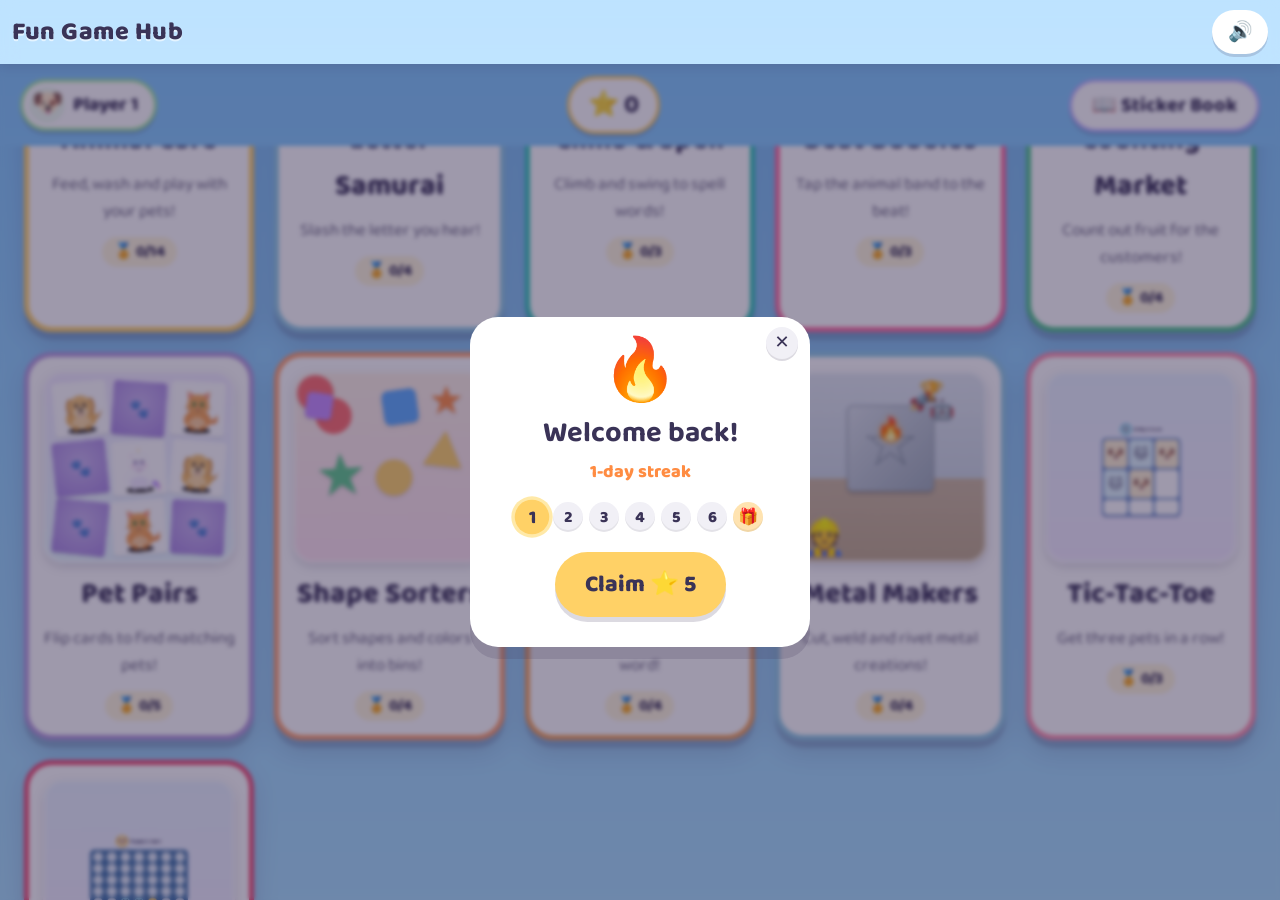
<file: index.html>
<!DOCTYPE html>
<html lang="en">
<head>
  <meta charset="UTF-8" />
  <meta name="viewport" content="width=device-width, initial-scale=1.0, maximum-scale=1.0, user-scalable=no, viewport-fit=cover" />
  <meta name="theme-color" content="#7cc6ff" />
  <meta name="apple-mobile-web-app-capable" content="yes" />
  <meta name="mobile-web-app-capable" content="yes" />
  <title>Fun Game Hub</title>
  <link rel="icon" type="image/svg+xml" href="assets/favicon.svg" />
  <link rel="icon" type="image/png" sizes="32x32" href="assets/favicon-32.png" />
  <link rel="apple-touch-icon" href="assets/apple-touch-icon.png" />
  <link rel="manifest" href="manifest.webmanifest" />
  <link rel="stylesheet" href="css/styles.css" />
  <link rel="stylesheet" href="css/animations.css" />
</head>
<body>
  <!-- Top bar: shows a Back button inside games, and a global mute toggle -->
  <header id="topbar" class="topbar">
    <button id="backBtn" class="topbar-btn" hidden aria-label="Back to menu">
      <span aria-hidden="true">←</span> Menu
    </button>
    <h1 id="topTitle" class="top-title">Fun Game Hub</h1>
    <button id="muteBtn" class="topbar-btn mute-btn" aria-label="Mute sound" aria-pressed="false">
      <span class="mute-on" aria-hidden="true">🔊</span>
      <span class="mute-off" aria-hidden="true">🔇</span>
    </button>
  </header>

  <!-- Everything (hub menu or the active game) renders into #app -->
  <main id="app" class="app"></main>

  <script type="module" src="js/main.js"></script>
</body>
</html>
</file>
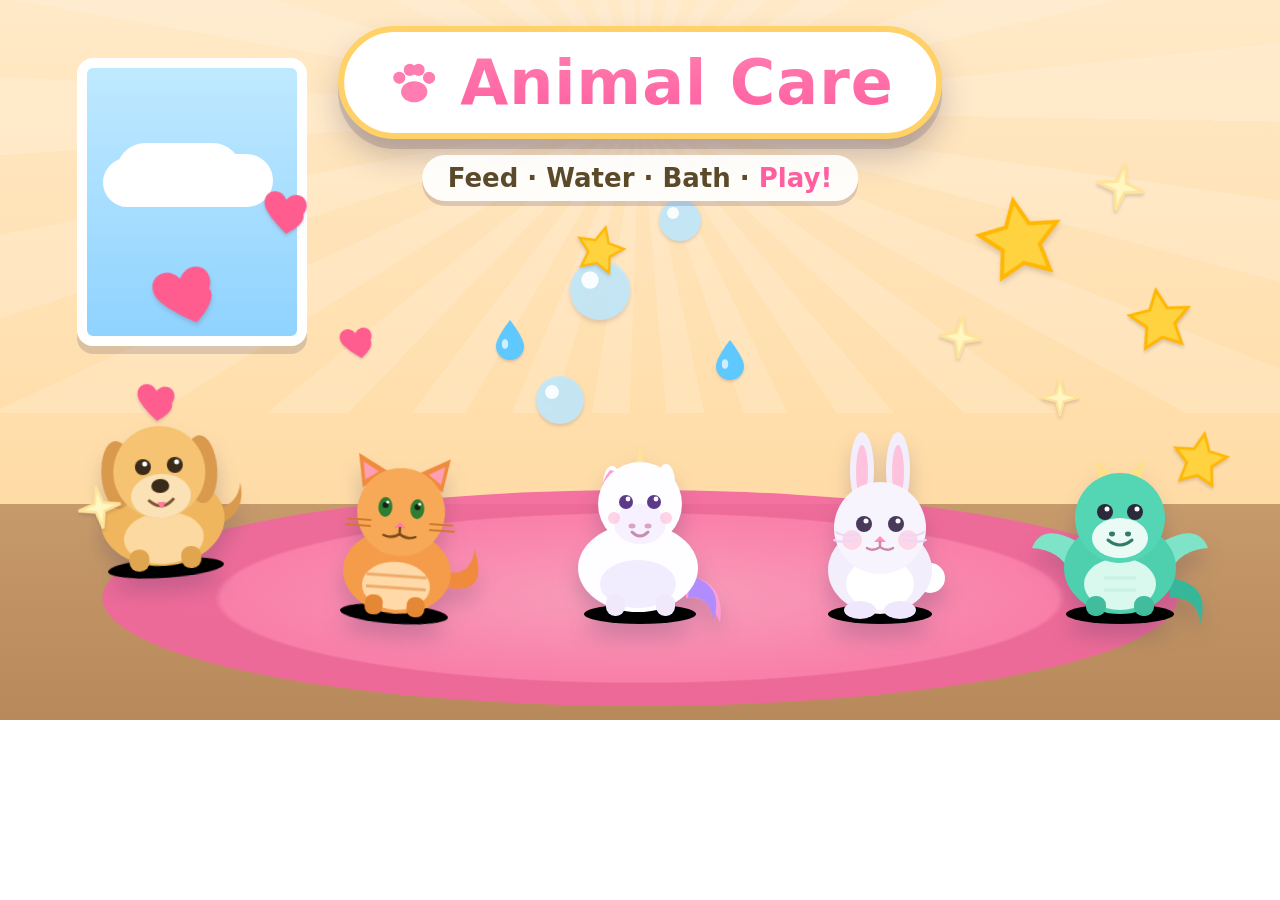
<file: scripts/hero.html>
<!DOCTYPE html>
<!-- Generator page for the README hero/thumbnail image. Reuses the real animal
     art from the game and adds colorful vector "action" effects, then a
     screenshot of #hero is saved as assets/animal-care-thumbnail.png. -->
<html lang="en">
<head>
  <meta charset="UTF-8" />
  <style>
    * { box-sizing: border-box; margin: 0; padding: 0; }
    body { background: #fff; }
    #hero {
      position: relative;
      width: 1280px;
      height: 720px;
      overflow: hidden;
      font-family: 'Trebuchet MS', system-ui, sans-serif;
    }
    /* room backdrop */
    .wall { position: absolute; inset: 0 0 30% 0; background: linear-gradient(180deg,#ffe9c7,#ffdca6); }
    .floor { position: absolute; inset: 70% 0 0 0; background: linear-gradient(180deg,#c79a6b,#b8895a); }
    .rug { position: absolute; left: 50%; bottom: 2%; width: 84%; height: 30%; transform: translateX(-50%);
           background: radial-gradient(ellipse at center,#ff9ec4 0%,#ff7db0 55%,#f2669e 56%); border-radius: 50%; opacity: .9; }
    .window { position: absolute; top: 8%; left: 6%; width: 18%; height: 40%;
              background: linear-gradient(180deg,#bfe9ff,#8fd3ff); border: 10px solid #fff; border-radius: 16px;
              box-shadow: 0 8px 0 rgba(60,50,90,.18); overflow: hidden; }
    .cloud { position: absolute; top: 28%; left: 14%; width: 60%; height: 22%; background: #fff; border-radius: 999px;
             box-shadow: 34px 8px 0 -3px #fff,-18px 10px 0 -5px #fff; }

    /* sunburst behind title for energy */
    .sun { position: absolute; top: -38%; left: 50%; width: 120%; height: 120%; transform: translateX(-50%);
           background: repeating-conic-gradient(from 0deg at 50% 50%, rgba(255,255,255,.45) 0deg 7deg, transparent 7deg 14deg);
           opacity: .35; }

    /* title banner */
    .title-wrap { position: absolute; top: 26px; left: 50%; transform: translateX(-50%); text-align: center; z-index: 10; }
    .title { display: inline-flex; align-items: center; gap: 18px; background: #fff; padding: 14px 42px; border-radius: 999px;
             box-shadow: 0 10px 0 rgba(60,50,90,.18), 0 18px 30px rgba(60,50,90,.25); border: 6px solid #ffd166; }
    .title h1 { font-size: 62px; font-weight: 900; letter-spacing: 1px;
                background: linear-gradient(180deg,#ff7db0,#ff5fa0); -webkit-background-clip: text; background-clip: text; color: transparent; }
    .subtitle { margin-top: 16px; display: inline-block; background: rgba(255,255,255,.92); padding: 8px 26px; border-radius: 999px;
                font-size: 26px; font-weight: 800; color: #5a4a2a; box-shadow: 0 5px 0 rgba(60,50,90,.18); }
    .subtitle b { color: #ff5fa0; }

    /* animal stage */
    .stage { position: absolute; inset: 0; display: flex; align-items: flex-end; justify-content: center; gap: 40px; padding: 0 60px 7%; }
    .pet { position: relative; width: 280px; }
    .pet svg { width: 100%; height: auto; overflow: visible; filter: drop-shadow(0 14px 10px rgba(60,50,90,.22)); }
    .pet.hop { transform: translateY(-46px) rotate(-4deg); }
    .pet.lean { transform: rotate(4deg); }
  </style>
</head>
<body>
  <div id="hero">
    <div class="wall"><div class="sun"></div></div>
    <div class="window"><div class="cloud"></div></div>
    <div class="floor"></div>
    <div class="rug"></div>

    <div class="title-wrap">
      <div class="title">
        <svg width="56" height="56" viewBox="0 0 64 64" aria-hidden="true">
          <g fill="#ff7db0">
            <ellipse cx="32" cy="42" rx="15" ry="12"/>
            <circle cx="15" cy="26" r="7"/><circle cx="27" cy="17" r="7"/>
            <circle cx="37" cy="17" r="7"/><circle cx="49" cy="26" r="7"/>
          </g>
        </svg>
        <h1>Animal Care</h1>
      </div>
      <div><span class="subtitle">Feed · Water · Bath · <b>Play!</b></span></div>
    </div>

    <div class="stage" id="stage"></div>
  </div>

  <script type="module">
    import { ANIMALS } from '/js/games/animal-care/animals.js';

    const stage = document.getElementById('stage');
    // dog hopping (action), cat leaning, unicorn upright with sparkles
    const poses = { dog: 'hop', cat: 'lean', unicorn: '' };
    ANIMALS.forEach((a) => {
      const d = document.createElement('div');
      d.className = 'pet ' + (poses[a.id] || '');
      d.innerHTML = a.svg;
      stage.appendChild(d);
    });

    // ---- colorful vector particles (no emoji, so always full color) ----
    const NS = 'http://www.w3.org/2000/svg';
    const hero = document.getElementById('hero');

    function part(x, y, scale, rot, html) {
      const s = document.createElementNS(NS, 'svg');
      s.setAttribute('width', 80); s.setAttribute('height', 80);
      s.setAttribute('viewBox', '0 0 24 24');
      s.style.position = 'absolute';
      s.style.left = x + 'px'; s.style.top = y + 'px';
      s.style.transform = `scale(${scale}) rotate(${rot}deg)`;
      s.style.filter = 'drop-shadow(0 3px 2px rgba(60,50,90,.18))';
      s.innerHTML = html;
      hero.appendChild(s);
    }
    const heart = '<path d="M12 21s-7-4.6-9.2-8.4C1 9.6 2.6 6 6 6c2 0 3.2 1.3 4 2.4C10.8 7.3 12 6 14 6c3.4 0 5 3.6 3.2 6.6C19 16.4 12 21 12 21z" fill="#ff5d8f"/>';
    const star = '<path d="M12 2l2.9 6.3 6.9.8-5.1 4.7 1.4 6.8L12 17.8 5.9 20.6l1.4-6.8L2.2 9.1l6.9-.8z" fill="#ffd23f" stroke="#ffb703" stroke-width="1"/>';
    const bubble = '<circle cx="12" cy="12" r="9" fill="#bfe9ff" opacity=".85"/><circle cx="9" cy="9" r="2.6" fill="#fff" opacity=".9"/>';
    const drop = '<path d="M12 2C12 2 5 11 5 15a7 7 0 0014 0c0-4-7-13-7-13z" fill="#5ec8ff"/><ellipse cx="9.5" cy="14" rx="1.6" ry="2.4" fill="#fff" opacity=".7"/>';
    const sparkle = '<path d="M12 3l1.6 6.4L20 11l-6.4 1.6L12 19l-1.6-6.4L4 11l6.4-1.6z" fill="#fff7c2" stroke="#ffe39a" stroke-width="1"/>';

    // scatter: around the hopping dog (hearts), cat (bubbles), unicorn (stars/sparkles)
    const items = [
      [150,250,1.1,-12,heart],[250,170,0.8,10,heart],[120,360,0.7,8,heart],[320,300,0.6,-6,heart],
      [560,250,1.0,0,bubble],[640,180,0.7,0,bubble],[520,360,0.8,0,bubble],[690,320,0.6,0,drop],[470,300,0.6,0,drop],
      [560,210,0.7,14,star],
      [980,200,1.2,-10,star],[1080,150,0.9,12,sparkle],[920,300,0.8,6,sparkle],[1120,280,0.9,-8,star],[1020,360,0.7,0,sparkle],
      [1160,420,0.8,10,star],[60,470,0.8,-10,sparkle],
    ];
    items.forEach(([x,y,s,r,h]) => part(x,y,s,r,h));
  </script>
</body>
</html>
</file>
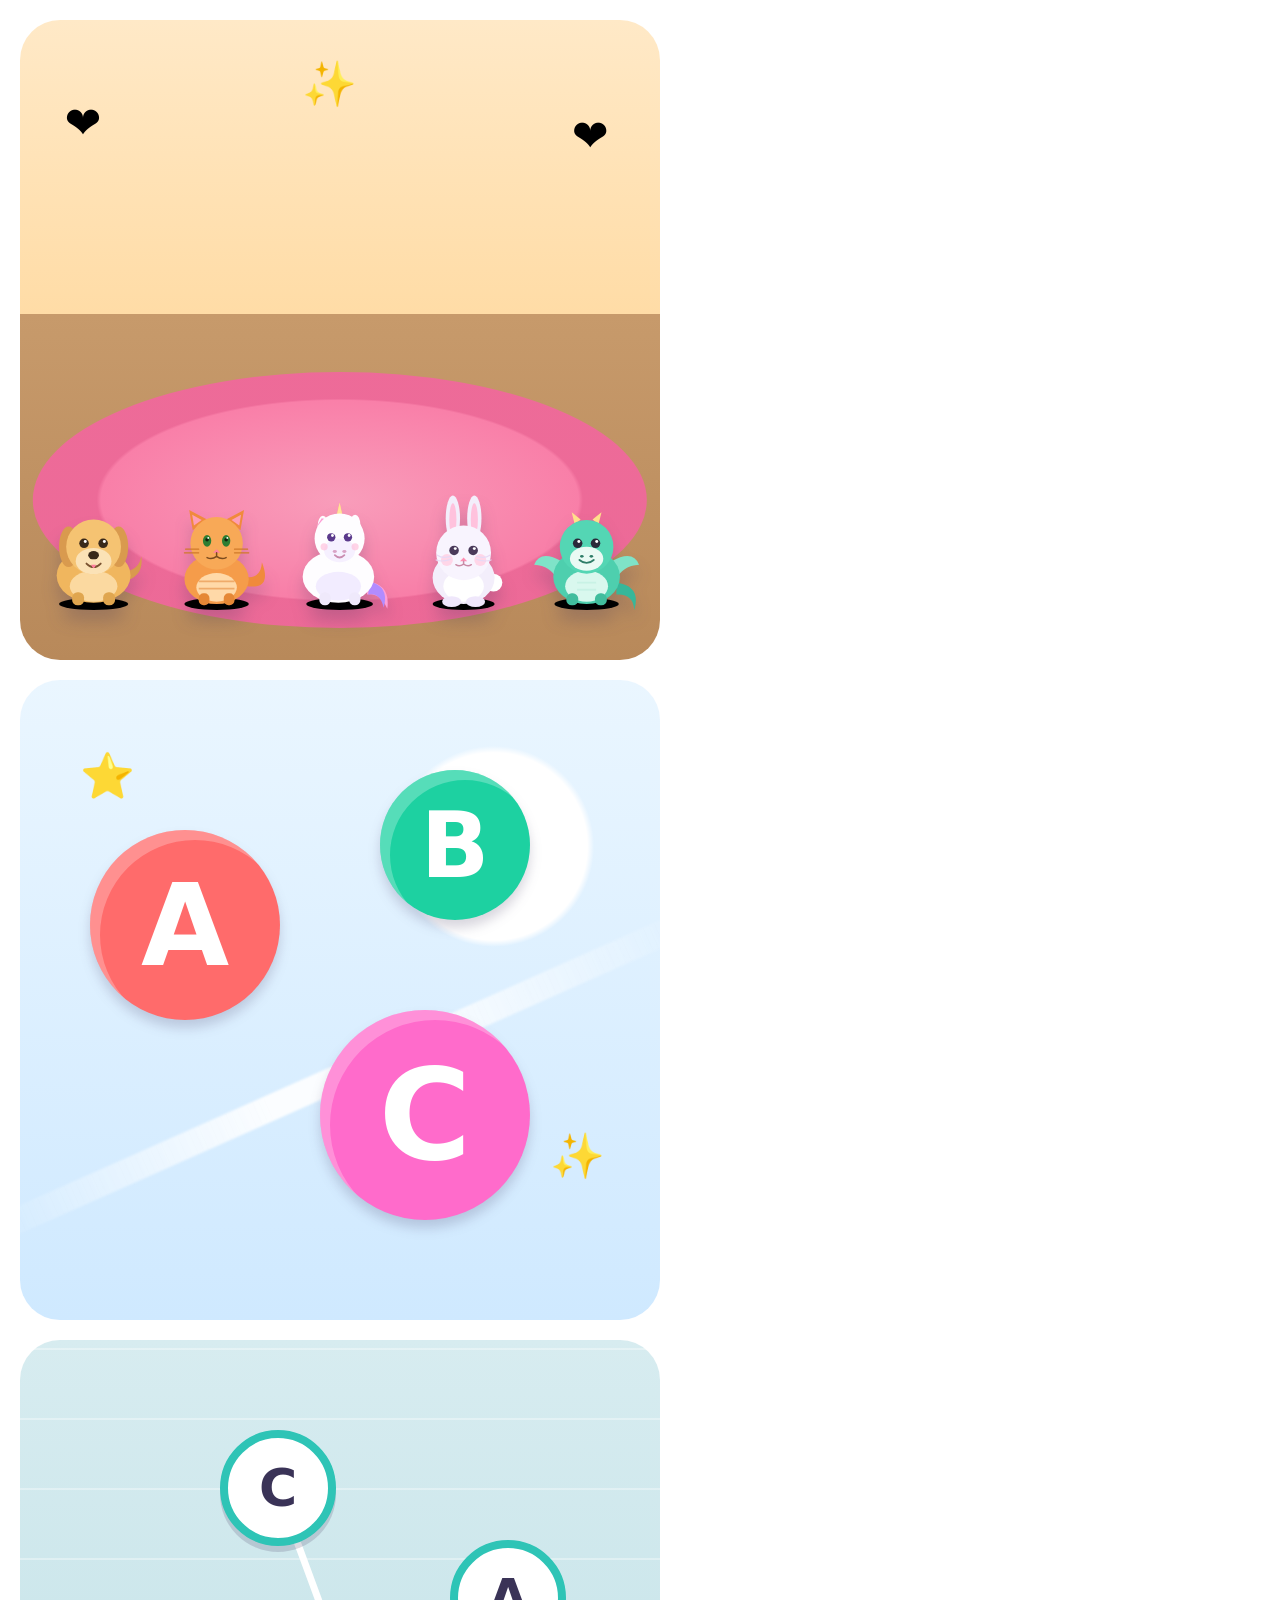
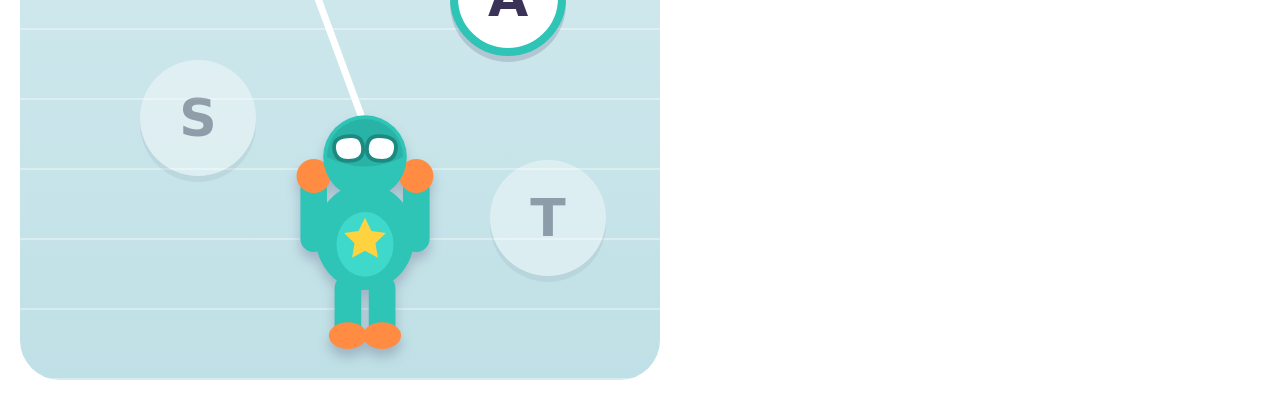
<file: scripts/tiles.html>
<!DOCTYPE html>
<!-- Generator for the hub tile images. Reuses the real in-game art and renders
     one square hero image per game; screenshotted into assets/tiles/. -->
<html lang="en">
<head>
  <meta charset="UTF-8" />
  <style>
    * { margin: 0; box-sizing: border-box; }
    body { background: #fff; display: flex; gap: 20px; padding: 20px; flex-wrap: wrap; }
    .tile { position: relative; width: 640px; height: 640px; overflow: hidden; border-radius: 40px;
            font-family: 'Baloo 2', system-ui, sans-serif; }

    /* --- Animal Care --- */
    #animal-care { background: linear-gradient(180deg, #ffe9c7 0%, #ffdca6 46%, #c79a6b 46%, #b8895a 100%); }
    #animal-care .rug { position: absolute; left: 50%; bottom: 5%; width: 96%; height: 40%; transform: translateX(-50%);
      background: radial-gradient(ellipse at center, #ff9ec4 0%, #ff7db0 55%, #f2669e 56%); border-radius: 50%; opacity: .9; }
    #animal-care .pets { position: absolute; inset: 0; display: flex; align-items: flex-end; justify-content: center; gap: 4px; padding: 0 14px 7%; }
    #animal-care .pet { width: 46%; filter: drop-shadow(0 12px 8px rgba(60,50,90,.22)); }
    #animal-care .pet svg { width: 100%; height: auto; overflow: visible; }

    /* --- Letter Samurai --- */
    #samurai { background: radial-gradient(circle at 74% 26%, #ffffff 0 14%, transparent 15%), linear-gradient(180deg, #eaf6ff, #cfe9ff); }
    #samurai .ball { position: absolute; border-radius: 50%; display: flex; align-items: center; justify-content: center;
      color: #fff; font-weight: 900; box-shadow: inset 10px 10px 0 rgba(255,255,255,.25); filter: drop-shadow(0 8px 6px rgba(60,50,90,.2)); }
    #samurai .slash { position: absolute; left: -10%; top: 60%; width: 120%; height: 26px; background: linear-gradient(90deg, transparent, #fff 40%, #fff 60%, transparent);
      transform: rotate(-24deg); border-radius: 999px; opacity: .9; filter: blur(1px); }
    .spark { position: absolute; font-size: 44px; }

    /* --- Climb & Spell --- */
    #climb-spell { background:
      repeating-linear-gradient(0deg, rgba(255,255,255,0.35) 0 2px, transparent 2px 70px),
      linear-gradient(180deg, #d7ecf0 0%, #bfe0e6 100%); }
    #climb-spell .perch { position: absolute; width: 116px; height: 116px; border-radius: 50%; background: #fff;
      display: flex; align-items: center; justify-content: center; font-weight: 900; font-size: 52px; color: #3a3357; box-shadow: 0 6px 0 rgba(60,50,90,.18); }
    #climb-spell .perch.dim { opacity: .4; filter: grayscale(.4); }
    #climb-spell .perch.on { border: 8px solid #2ec4b6; }
    #climb-spell .hero { position: absolute; width: 190px; }
    #climb-spell .hero svg { width: 100%; height: auto; overflow: visible; filter: drop-shadow(0 8px 6px rgba(60,50,90,.25)); }
    #climb-spell svg.web { position: absolute; inset: 0; width: 100%; height: 100%; }
  </style>
</head>
<body>
  <div class="tile" id="animal-care">
    <div class="rug"></div>
    <div class="pets"></div>
    <span class="spark" style="left:7%;top:12%">❤️</span>
    <span class="spark" style="left:44%;top:6%">✨</span>
    <span class="spark" style="right:8%;top:14%">❤️</span>
  </div>

  <div class="tile" id="samurai">
    <div class="slash"></div>
  </div>

  <div class="tile" id="climb-spell">
    <svg class="web" viewBox="0 0 640 640"><line x1="352" y1="405" x2="258" y2="150" stroke="#fff" stroke-width="7" stroke-linecap="round"/></svg>
  </div>

  <script type="module">
    import { ANIMALS } from '/js/games/animal-care/animals.js';
    import { HERO_SVG } from '/js/games/climb-spell/hero.js';
    import { COLORS } from '/js/games/samurai/content.js';

    // Animal Care: three real pets
    const pets = document.querySelector('#animal-care .pets');
    ANIMALS.forEach((a) => {
      const d = document.createElement('div');
      d.className = 'pet';
      d.innerHTML = a.svg;
      pets.appendChild(d);
    });

    // Letter Samurai: colorful letter balls + a slash
    const sam = document.querySelector('#samurai');
    const balls = [
      { ch: 'A', x: 70, y: 150, s: 190, c: 0 },
      { ch: 'B', x: 360, y: 90, s: 150, c: 3 },
      { ch: 'C', x: 300, y: 330, s: 210, c: 6 },
    ];
    balls.forEach((b) => {
      const el = document.createElement('div');
      el.className = 'ball';
      el.style.left = b.x + 'px'; el.style.top = b.y + 'px';
      el.style.width = b.s + 'px'; el.style.height = b.s + 'px';
      el.style.fontSize = (b.s * 0.6) + 'px';
      el.style.background = COLORS[b.c % COLORS.length];
      el.textContent = b.ch;
      sam.appendChild(el);
    });
    ['⭐', '✨'].forEach((g, i) => {
      const s = document.createElement('span');
      s.className = 'spark'; s.textContent = g;
      s.style.left = (60 + i * 470) + 'px'; s.style.top = (70 + i * 380) + 'px';
      sam.appendChild(s);
    });

    // Climb & Spell: perches + hero
    const cs = document.querySelector('#climb-spell');
    const perches = [
      { ch: 'C', x: 200, y: 90, on: true },
      { ch: 'A', x: 430, y: 200, on: true },
      { ch: 'T', x: 470, y: 420, on: false },
      { ch: 'S', x: 120, y: 320, on: false },
    ];
    perches.forEach((p) => {
      const el = document.createElement('div');
      el.className = 'perch ' + (p.on ? 'on' : 'dim');
      el.style.left = p.x + 'px'; el.style.top = p.y + 'px';
      el.textContent = p.ch;
      cs.appendChild(el);
    });
    const hero = document.createElement('div');
    hero.className = 'hero';
    hero.style.left = '250px'; hero.style.top = '360px';
    hero.innerHTML = HERO_SVG;
    cs.appendChild(hero);
  </script>
</body>
</html>
</file>
<file: css/styles.css>
/* ---- Fonts ---- */
/* Baloo 2 (SIL Open Font License) bundled locally — no CDN, works offline.
   Without this the playful rounded look silently fell back to Trebuchet on
   devices that don't ship Baloo 2 (i.e. essentially every iPad). */
@font-face {
  font-family: 'Baloo 2'; font-style: normal; font-weight: 400; font-display: swap;
  src: url('../assets/fonts/baloo2-400.woff2') format('woff2');
}
@font-face {
  font-family: 'Baloo 2'; font-style: normal; font-weight: 700; font-display: swap;
  src: url('../assets/fonts/baloo2-700.woff2') format('woff2');
}
@font-face {
  font-family: 'Baloo 2'; font-style: normal; font-weight: 800; font-display: swap;
  src: url('../assets/fonts/baloo2-800.woff2') format('woff2');
}

/* ---- Theme & reset ---- */
:root {
  --sky: #7cc6ff;
  --sky-2: #a8e0ff;
  --ink: #3a3357;
  --card: #ffffff;
  --shadow: rgba(60, 50, 90, 0.18);
  --topbar-h: 64px;
  font-size: 18px;
}

* { box-sizing: border-box; -webkit-tap-highlight-color: transparent; }

html, body {
  margin: 0;
  height: 100%;
  overflow: hidden;
  font-family: 'Baloo 2', 'Comic Sans MS', 'Trebuchet MS', system-ui, sans-serif;
  color: var(--ink);
  background: linear-gradient(180deg, var(--sky) 0%, var(--sky-2) 100%);
  user-select: none;
  -webkit-user-select: none;
  touch-action: manipulation;
}

button { font-family: inherit; cursor: pointer; border: none; background: none; color: inherit; }

/* ---- Top bar ---- */
.topbar {
  position: fixed;
  inset: 0 0 auto 0;
  height: var(--topbar-h);
  display: flex;
  align-items: center;
  justify-content: space-between;
  gap: 8px;
  padding: 0 12px;
  padding-top: env(safe-area-inset-top, 0);
  background: rgba(255, 255, 255, 0.5);
  backdrop-filter: blur(8px);
  box-shadow: 0 2px 10px var(--shadow);
  z-index: 20;
}
.top-title {
  margin: 0;
  font-size: 1.4rem;
  font-weight: 800;
  letter-spacing: 0.5px;
  text-shadow: 0 2px 0 rgba(255, 255, 255, 0.6);
}
.topbar-btn {
  min-width: 56px;
  height: 44px;
  padding: 0 14px;
  border-radius: 22px;
  font-size: 1.1rem;
  font-weight: 700;
  background: #fff;
  box-shadow: 0 3px 0 var(--shadow);
  transition: transform 0.08s ease;
}
.topbar-btn:active { transform: translateY(2px); box-shadow: 0 1px 0 var(--shadow); }
.mute-btn .mute-off { display: none; }
.mute-btn.is-muted .mute-on { display: none; }
.mute-btn.is-muted .mute-off { display: inline; }

/* ---- App container ---- */
.app {
  position: absolute;
  inset: var(--topbar-h) 0 0 0;
  overflow: hidden;
}

/* ---- Hub menu ---- */
.hub-grid {
  height: 100%;
  display: grid;
  grid-template-columns: repeat(auto-fit, minmax(220px, 1fr));
  gap: 20px;
  padding: 24px;
  align-content: center;
  justify-items: center;
  overflow-y: auto;
}
.game-card {
  width: 100%;
  max-width: 320px;
  display: flex;
  flex-direction: column;
  align-items: center;
  justify-content: flex-start;
  gap: 8px;
  padding: 14px;
  border-radius: 28px;
  background: var(--card);
  box-shadow: 0 8px 0 var(--shadow), 0 12px 24px var(--shadow);
  border: 5px solid var(--accent);
  transition: transform 0.12s ease;
}
.game-card:active { transform: scale(0.96); }
.game-card .game-emoji { font-size: 4.5rem; line-height: 1; filter: drop-shadow(0 4px 4px var(--shadow)); }
/* generated hero image */
.game-thumb {
  width: 100%;
  aspect-ratio: 1 / 1;
  border-radius: 20px;
  background-size: cover;
  background-position: center;
  box-shadow: inset 0 0 0 3px rgba(255, 255, 255, 0.6), 0 4px 10px var(--shadow);
}
.game-card.is-soon { justify-content: center; aspect-ratio: 1 / 1; }
.game-card .game-title { font-size: 1.6rem; font-weight: 800; }
.game-card .game-blurb { font-size: 0.95rem; opacity: 0.75; text-align: center; }
.game-card.is-soon { opacity: 0.7; filter: grayscale(0.3); }
.soon-badge {
  margin-top: 6px;
  font-size: 0.8rem;
  font-weight: 700;
  background: var(--accent);
  color: #fff;
  padding: 3px 12px;
  border-radius: 999px;
}

/* ---- Animal Care: room ---- */
.ac-game { height: 100%; display: flex; flex-direction: column; }
.ac-room {
  position: relative;
  flex: 1;
  overflow: hidden;
}
.ac-wall {
  position: absolute;
  inset: 0 0 32% 0;
  background: linear-gradient(180deg, #ffe9c7 0%, #ffe0b0 100%);
}
.ac-window {
  position: absolute;
  top: 12%;
  left: 10%;
  width: 26%;
  height: 46%;
  background: linear-gradient(180deg, #bfe9ff, #8fd3ff);
  border: 8px solid #fff;
  border-radius: 14px;
  box-shadow: 0 6px 0 var(--shadow);
  overflow: hidden;
}
.ac-cloud {
  position: absolute;
  top: 22%;
  left: -30%;
  width: 50%;
  height: 22%;
  background: #fff;
  border-radius: 999px;
  box-shadow: 30px 6px 0 -2px #fff, -16px 8px 0 -4px #fff;
  animation: drift 14s linear infinite;
}
.ac-cloud2 { top: 55%; animation-duration: 20s; animation-delay: -6s; opacity: 0.85; }
.ac-frame {
  position: absolute;
  top: 14%;
  right: 12%;
  font-size: 3rem;
  background: #fff;
  padding: 6px 10px;
  border-radius: 14px;
  box-shadow: 0 6px 0 var(--shadow);
}
.ac-floor {
  position: absolute;
  inset: 68% 0 0 0;
  background: linear-gradient(180deg, #c79a6b 0%, #b8895a 100%);
}
.ac-rug {
  position: absolute;
  left: 50%;
  top: 30%;
  width: 78%;
  height: 56%;
  transform: translateX(-50%);
  background: radial-gradient(ellipse at center, #ff9ec4 0%, #ff7db0 55%, #f2669e 56%, #f2669e 100%);
  border-radius: 50%;
  opacity: 0.85;
}

/* ---- Animals on stage ---- */
.ac-stage {
  position: absolute;
  inset: 0;
  display: flex;
  align-items: flex-end;
  justify-content: center;
  gap: clamp(4px, 3vw, 36px);
  padding: 0 12px 4%;
  /* let taps in the empty upper area reach the window / rainbow behind */
  pointer-events: none;
}
.ac-animal { pointer-events: auto; }
.ac-animal {
  position: relative;
  width: clamp(120px, 28vw, 230px);
  display: flex;
  flex-direction: column;
  align-items: center;
  transition: transform 0.2s ease;
  outline: none;
}
.ac-animal.is-selected { transform: translateY(-10px) scale(1.06); z-index: 3; }
.ac-art { position: relative; width: 100%; display: block; }
.ac-svg { width: 100%; height: auto; display: block; overflow: visible; }

/* selection glow ring under the selected pet */
.ac-animal.is-selected::after {
  content: '';
  position: absolute;
  bottom: 2%;
  left: 50%;
  width: 70%;
  height: 16px;
  transform: translateX(-50%);
  background: radial-gradient(ellipse, rgba(255,224,102,0.9), rgba(255,224,102,0));
  animation: ring-pulse 1.4s ease-in-out infinite;
}

.ac-name {
  order: 3;
  margin-top: -6px;
  font-weight: 800;
  font-size: 1rem;
  background: #fff;
  padding: 2px 12px;
  border-radius: 999px;
  box-shadow: 0 3px 0 var(--shadow);
  opacity: 0;
  transition: opacity 0.2s ease;
}
.ac-animal.is-selected .ac-name { opacity: 1; }

.ac-mood {
  order: 0;
  width: 1.9rem;
  height: 1.9rem;
  line-height: 1;
  margin-bottom: 2px;
  filter: drop-shadow(0 2px 2px var(--shadow));
  transition: transform 0.2s ease;
}
.ac-face-svg { width: 100%; height: 100%; display: block; }
.ac-animal[data-mood="sad"] .ac-mood { animation: mood-wobble 1.2s ease-in-out infinite; }

/* ---- Action bar ---- */
.ac-hint {
  text-align: center;
  margin: 0;
  padding: 4px;
  font-weight: 700;
  color: var(--ink);
  background: rgba(255,255,255,0.55);
  transition: opacity 0.3s ease, height 0.3s ease;
}
.ac-hint.is-hidden { opacity: 0; height: 0; padding: 0; overflow: hidden; }
.ac-actionbar {
  display: flex;
  flex-wrap: wrap;
  gap: clamp(6px, 1.4vw, 14px);
  justify-content: center;
  padding: 10px clamp(8px, 3vw, 28px);
  padding-bottom: calc(12px + env(safe-area-inset-bottom, 0));
  background: rgba(255, 255, 255, 0.55);
  backdrop-filter: blur(6px);
  box-shadow: 0 -3px 12px var(--shadow);
}
.ac-action {
  flex: 1 1 90px;
  max-width: 140px;
  min-height: 74px;
  display: flex;
  flex-direction: column;
  align-items: center;
  justify-content: center;
  gap: 2px;
  border-radius: 22px;
  background: var(--accent);
  box-shadow: 0 5px 0 var(--shadow);
  transition: transform 0.08s ease, box-shadow 0.08s ease;
}
.ac-action:active { transform: translateY(4px); box-shadow: 0 1px 0 var(--shadow); }
.ac-action-emoji { font-size: 2.2rem; line-height: 1; }
.ac-action-label { font-size: 1rem; font-weight: 800; color: #5a4a2a; }

/* ---- Props & particles (spawned by JS) ---- */
.ac-prop-layer {
  position: absolute;
  inset: 0;
  pointer-events: none;
  z-index: 5;
}
.ac-prop {
  position: absolute;
  left: 50%;
  bottom: 8%;
  transform: translateX(-50%);
  font-size: 2.4rem;
  filter: drop-shadow(0 3px 3px var(--shadow));
}
.ac-prop-feed, .ac-prop-water { animation: prop-rise 1.4s ease both; }
.ac-prop-bath { bottom: auto; top: 6%; font-size: 2rem; animation: prop-bath 1.4s ease both; }
/* the play ball is big and bounces in front of the pet, up near its head */
.ac-prop-play { bottom: auto; top: 16%; font-size: 3.6rem; animation: play-ball 2s ease both; z-index: 6; }
.ac-prop-brush { bottom: auto; top: 20%; font-size: 2.4rem; animation: prop-rise 1.6s ease both; }
.ac-particle {
  position: absolute;
  bottom: 30%;
  font-size: 1.5rem;
  animation: particle-float 1.5s ease-out forwards;
  pointer-events: none;
}

/* ---- Thought bubble (a pet asking for something) ---- */
.ac-thought {
  order: -1;
  position: absolute;
  top: -6px;
  right: 14%;
  width: 52px;
  height: 52px;
  display: flex;
  align-items: center;
  justify-content: center;
  font-size: 1.7rem;
  background: #fff;
  border-radius: 50%;
  box-shadow: 0 4px 0 var(--shadow);
  opacity: 0;
  transform: scale(0.4);
  transition: opacity 0.25s ease, transform 0.25s ease;
  pointer-events: none;
  z-index: 6;
}
/* little bubble tail */
.ac-thought::after {
  content: '';
  position: absolute;
  bottom: -10px;
  left: 12px;
  width: 14px;
  height: 14px;
  background: #fff;
  border-radius: 50%;
  box-shadow: -8px 6px 0 -4px #fff;
}
.ac-thought.show {
  opacity: 1;
  transform: scale(1);
  pointer-events: auto;
  animation: bubble-bob 1.6s ease-in-out infinite;
}

/* ---- Queue badge (taps waiting their turn) ---- */
.ac-queue {
  position: absolute;
  top: -2px;
  left: 14%;
  min-width: 30px;
  height: 30px;
  padding: 0 6px;
  display: flex;
  align-items: center;
  justify-content: center;
  font-size: 1rem;
  font-weight: 800;
  color: #fff;
  background: #ff7db0;
  border: 3px solid #fff;
  border-radius: 999px;
  box-shadow: 0 3px 0 var(--shadow);
  opacity: 0;
  transform: scale(0.4);
  transition: opacity 0.2s ease, transform 0.2s ease;
  pointer-events: none;
  z-index: 7;
}
.ac-queue.show { opacity: 1; transform: scale(1); }

/* ---- Floating praise message ---- */
.ac-say {
  position: absolute;
  top: 4%;
  left: 50%;
  transform: translateX(-50%);
  white-space: nowrap;
  font-weight: 800;
  font-size: 1.1rem;
  color: #ff5fa0;
  background: #fff;
  padding: 4px 14px;
  border-radius: 999px;
  box-shadow: 0 4px 0 var(--shadow);
  pointer-events: none;
  z-index: 8;
  animation: say-float 1.3s ease-out forwards;
}

/* ---- Needs meter panel (selected pet) ---- */
.ac-needs {
  display: flex;
  align-items: center;
  gap: clamp(8px, 2vw, 18px);
  justify-content: center;
  flex-wrap: wrap;
  padding: 8px 16px;
  background: rgba(255, 255, 255, 0.6);
}
.ac-needs-pet {
  font-weight: 800;
  font-size: 1.1rem;
  color: var(--ink);
  min-width: 70px;
  text-align: right;
}
.ac-meters { display: flex; gap: clamp(8px, 2vw, 16px); flex-wrap: wrap; }
.ac-meter { display: flex; align-items: center; gap: 6px; }
.ac-meter-icon { font-size: 1.3rem; line-height: 1; }
.ac-meter-track {
  width: clamp(56px, 12vw, 96px);
  height: 16px;
  border-radius: 999px;
  background: rgba(60, 50, 90, 0.16);
  overflow: hidden;
  box-shadow: inset 0 2px 3px rgba(60, 50, 90, 0.18);
}
.ac-meter-fill {
  display: block;
  height: 100%;
  width: 100%;
  border-radius: 999px;
  transition: width 0.5s ease;
}
/* a low need pulses to draw the eye */
.ac-meter.is-low .ac-meter-icon { animation: nudge 0.9s ease-in-out infinite; }
.ac-meter.is-low .ac-meter-fill { filter: saturate(1.4) brightness(0.95); }

/* ---- Celebration banner ---- */
.ac-banner {
  position: absolute;
  top: 16%;
  left: 50%;
  transform: translate(-50%, -10px);
  padding: 10px 28px;
  font-size: 1.5rem;
  font-weight: 900;
  color: #fff;
  background: linear-gradient(180deg, #ff8fc0, #ff5fa0);
  border-radius: 999px;
  box-shadow: 0 8px 0 var(--shadow), 0 12px 22px var(--shadow);
  opacity: 0;
  pointer-events: none;
  transition: opacity 0.3s ease, transform 0.3s ease;
  z-index: 12;
}
.ac-banner.show { opacity: 1; transform: translate(-50%, 0); animation: banner-pop 0.5s ease; }

/* ---- Confetti (room-wide celebration) ---- */
.ac-fx { position: absolute; inset: 0; pointer-events: none; overflow: hidden; z-index: 11; }
.ac-confetti {
  position: absolute;
  top: -24px;
  width: 14px;
  height: 18px;
  border-radius: 3px;
  animation: confetti-fall 2.2s ease-in forwards;
}

/* ---- Drag ghost + drop target highlight ---- */
.ac-drag-ghost {
  position: fixed;
  top: 0;
  left: 0;
  transform: translate(-50%, -50%) scale(1.2);
  font-size: 2.6rem;
  pointer-events: none;
  z-index: 1000;
  filter: drop-shadow(0 6px 6px var(--shadow));
}
.ac-action.is-dragging { opacity: 0.5; }
.ac-animal.is-drop-target { transform: translateY(-10px) scale(1.08); }
.ac-animal.is-drop-target::before {
  content: '';
  position: absolute;
  inset: -6% 8% 2% 8%;
  border: 4px dashed #ffd166;
  border-radius: 40% 40% 45% 45%;
  background: rgba(255, 209, 102, 0.18);
  z-index: 0;
}

/* ---- Bedtime: dim the room ---- */
.ac-night {
  position: absolute;
  inset: 0;
  background: linear-gradient(180deg, #2a2a5e 0%, #3d3a6b 70%, #4a3f70 100%);
  opacity: 0;
  pointer-events: none;
  transition: opacity 0.6s ease;
  z-index: 9;
}
.ac-night.show { opacity: 0.55; }
.ac-moon { position: absolute; top: 10%; right: 14%; font-size: 3rem; filter: drop-shadow(0 0 12px #fff6c0); }
.ac-star { position: absolute; font-size: 1.4rem; animation: twinkle-star 1.8s ease-in-out infinite; }
.ac-star.s1 { top: 16%; left: 20%; }
.ac-star.s2 { top: 28%; left: 60%; animation-delay: -0.6s; }
.ac-star.s3 { top: 12%; left: 44%; animation-delay: -1.2s; }

/* ---- Window / rainbow tap surprises ---- */
.ac-window, .ac-frame { cursor: pointer; padding: 0; }
.ac-window { transition: box-shadow 0.3s ease; }
.ac-window.is-sunny { box-shadow: 0 0 24px 6px #ffe39a, 0 6px 0 var(--shadow); }
.ac-window:active, .ac-frame:active { transform: scale(0.96); }
.ac-sun {
  position: absolute;
  left: 50%;
  bottom: -30%;
  transform: translateX(-50%);
  font-size: 2.6rem;
  animation: sun-rise 1.7s ease forwards;
}
.ac-bird {
  position: absolute;
  top: 34%;
  left: -20%;
  font-size: 1.4rem;
  animation: bird-fly 1.7s linear forwards;
}
.ac-frame.pop { animation: frame-pop 0.7s ease; }
.ac-burst {
  position: absolute;
  font-size: 1.7rem;
  transform: translate(-50%, -50%);
  animation: burst 0.85s ease-out forwards;
  pointer-events: none;
  z-index: 12;
}

/* respect users who prefer less motion: keep gentle fades, drop big movement */
@media (prefers-reduced-motion: reduce) {
  .ac-cloud, .ac-particle, .ac-prop, .ac-confetti, .ac-thought.show,
  .ac-meter.is-low .ac-meter-icon, .ac-star, .ac-burst, .ac-sun, .ac-bird,
  .ac-animal.is-selected::after { animation-duration: 0.6s !important; }
}

/* ==================================================================
   SAMURAI game (letter-slashing)
   ================================================================== */
.sam-game { position: absolute; inset: 0; overflow: hidden; }
.sam-canvas { position: absolute; inset: 0; display: block; touch-action: none; }

.sam-hud {
  position: absolute;
  top: 0; left: 0; right: 0;
  display: flex;
  align-items: flex-start;
  justify-content: space-between;
  padding: 12px 16px;
  pointer-events: none;
}
.sam-target {
  pointer-events: auto;
  display: inline-flex;
  align-items: center;
  gap: 10px;
  padding: 8px 16px;
  background: #fff;
  border-radius: 999px;
  box-shadow: 0 5px 0 var(--shadow);
}
.sam-target.pulse { animation: sam-pulse 0.5s ease; }
.sam-target-label { font-size: 1.1rem; font-weight: 800; color: var(--ink); }
.sam-target-letter { font-size: 2.4rem; font-weight: 900; line-height: 1; }
.sam-target-say { font-size: 1.2rem; }

.sam-scores { pointer-events: none; text-align: right; }
.sam-score {
  display: inline-block;
  font-size: 1.8rem;
  font-weight: 900;
  color: var(--ink);
  background: rgba(255, 255, 255, 0.7);
  padding: 4px 16px;
  border-radius: 999px;
  box-shadow: 0 4px 0 var(--shadow);
}
.sam-streak { display: block; margin-top: 6px; font-size: 1.1rem; font-weight: 800; color: #ff7043; }

/* start overlay */
.sam-start {
  position: absolute;
  inset: 0;
  display: flex;
  align-items: center;
  justify-content: center;
  background: rgba(60, 50, 90, 0.35);
  backdrop-filter: blur(3px);
  z-index: 5;
}
.sam-start.hidden { display: none; }
.sam-start-card {
  text-align: center;
  background: #fff;
  padding: 28px 34px;
  border-radius: 28px;
  box-shadow: 0 10px 0 var(--shadow), 0 16px 30px var(--shadow);
  max-width: 90%;
}
.sam-start-emoji { font-size: 4rem; line-height: 1; }
.sam-start-card h2 { margin: 8px 0 4px; font-size: 1.8rem; font-weight: 900; color: var(--ink); }
.sam-start-card p { margin: 0 0 18px; font-size: 1.05rem; color: var(--ink); opacity: 0.8; }
.sam-start-btn {
  font-size: 1.4rem;
  font-weight: 800;
  color: #fff;
  background: linear-gradient(180deg, #5eb6e0, #3f9ad0);
  padding: 14px 40px;
  border-radius: 999px;
  box-shadow: 0 6px 0 var(--shadow);
  transition: transform 0.08s ease, box-shadow 0.08s ease;
}
.sam-start-btn:active { transform: translateY(4px); box-shadow: 0 2px 0 var(--shadow); }

@keyframes sam-pulse {
  0% { transform: scale(1); }
  40% { transform: scale(1.12); }
  100% { transform: scale(1); }
}
@media (prefers-reduced-motion: reduce) {
  .sam-target.pulse { animation: none; }
}

/* Samurai: settings segmented controls + gear */
.sam-settings-btn {
  pointer-events: auto;
  font-size: 1.2rem;
  width: 42px;
  height: 42px;
  border-radius: 50%;
  background: rgba(255, 255, 255, 0.85);
  box-shadow: 0 3px 0 var(--shadow);
  margin-right: 8px;
  vertical-align: middle;
}
.sam-scores { display: flex; align-items: center; justify-content: flex-end; }
.sam-setting {
  display: flex;
  align-items: center;
  justify-content: center;
  gap: 12px;
  margin: 10px 0;
}
.sam-setting-label { font-weight: 800; color: var(--ink); min-width: 58px; text-align: right; }
.sam-seg {
  display: inline-flex;
  gap: 4px;
  padding: 4px;
  background: #eef1f7;
  border-radius: 999px;
}
.sam-seg button {
  padding: 8px 14px;
  border-radius: 999px;
  font-weight: 800;
  font-size: 1rem;
  color: #5a5a72;
  background: transparent;
  transition: transform 0.08s ease;
}
.sam-seg button.is-active {
  background: #3f9ad0;
  color: #fff;
  box-shadow: 0 3px 0 var(--shadow);
}
.sam-seg button:active { transform: scale(0.95); }

/* ==================================================================
   CLIMB & SPELL game
   ================================================================== */
.cs-game { position: absolute; inset: 0; display: flex; flex-direction: column; }
.cs-wall {
  position: relative;
  flex: 1;
  overflow: hidden;
  background:
    repeating-linear-gradient(0deg, rgba(255,255,255,0.35) 0 2px, transparent 2px 64px),
    repeating-linear-gradient(90deg, rgba(60,90,110,0.06) 0 2px, transparent 2px 84px),
    linear-gradient(180deg, #d7ecf0 0%, #bfe0e6 100%);
}
.cs-web-layer { position: absolute; inset: 0; width: 100%; height: 100%; pointer-events: none; z-index: 4; }
.cs-web { stroke: #ffffff; stroke-width: 4; stroke-linecap: round; opacity: 0; filter: drop-shadow(0 1px 1px rgba(60,50,90,.3)); }
.cs-web.show { opacity: 0.95; }

/* prompt chip */
.cs-prompt {
  position: absolute;
  top: 12px; left: 50%;
  transform: translateX(-50%);
  z-index: 8;
  display: inline-flex;
  align-items: center;
  gap: 10px;
  background: #fff;
  padding: 8px 18px;
  border-radius: 999px;
  box-shadow: 0 5px 0 var(--shadow);
  font-size: 1.3rem;
  font-weight: 800;
  color: var(--ink);
  white-space: nowrap;
}
.cs-prompt b { color: #2ec4b6; font-size: 1.5rem; }
.cs-say { font-size: 1.2rem; }

/* perches */
.cs-perches { position: absolute; inset: 0; z-index: 3; }
.cs-perch {
  position: absolute;
  transform: translate(-50%, -50%);
  width: clamp(46px, 10vw, 66px);
  height: clamp(46px, 10vw, 66px);
  border-radius: 50%;
  background: #fff;
  border: 4px solid #cfd6e0;
  box-shadow: 0 4px 0 var(--shadow);
  opacity: 0.42;
  filter: grayscale(0.4);
  transition: opacity 0.2s ease, transform 0.1s ease;
}
.cs-perch-letter { font-size: clamp(1.1rem, 3.4vw, 1.7rem); font-weight: 900; color: var(--ink); }
.cs-perch.is-reachable {
  opacity: 1;
  filter: none;
  border-color: #2ec4b6;
  animation: cs-perch-pulse 1.4s ease-in-out infinite;
}
.cs-perch.bump { animation: cs-bump 0.35s ease; }

/* hero */
.cs-hero {
  position: absolute;
  left: 0; top: 0;
  width: clamp(58px, 13vw, 96px);
  z-index: 6;
  pointer-events: none;
  will-change: transform;
}
.cs-hero-svg { width: 100%; height: auto; display: block; filter: drop-shadow(0 6px 5px rgba(60,50,90,.25)); animation: cs-idle 2.6s ease-in-out infinite; }
/* crawl: alternating climbing gait (opposite arm+leg move together) */
.cs-hero.is-crawling .cs-hero-svg { animation: none; }
.cs-hero.is-crawling .cs-arm-l, .cs-hero.is-crawling .cs-leg-r { animation: cs-gait 0.3s ease-in-out infinite; }
.cs-hero.is-crawling .cs-arm-r, .cs-hero.is-crawling .cs-leg-l { animation: cs-gait 0.3s ease-in-out infinite reverse; }
.cs-arm, .cs-leg { transform-box: fill-box; transform-origin: 50% 50%; }
/* swing: arms reach up to the web, a gentle hang sway */
.cs-hero.is-swinging .cs-hero-svg { animation: none; }
.cs-hero.is-swinging .cs-arm-l { transform: rotate(-16deg); }
.cs-hero.is-swinging .cs-arm-r { transform: rotate(16deg); }
.cs-hero.is-swinging .cs-leg { animation: cs-dangle 1s ease-in-out; }
/* shooting a web at a baddie: fling an arm out */
.cs-hero.is-shooting .cs-hero-svg { animation: none; }
.cs-hero.is-shooting .cs-arm-r { transform: rotate(-52deg); }
.cs-hero.is-shooting .cs-arm-l { transform: rotate(-10deg); }
.cs-hero.is-cheering .cs-hero-svg { animation: cs-cheer 0.5s ease-in-out 3; }

/* fx + celebration */
.cs-fx { position: absolute; inset: 0; overflow: hidden; pointer-events: none; z-index: 10; }
.cs-confetti { position: absolute; top: -24px; width: 14px; height: 18px; border-radius: 3px; animation: confetti-fall 2.2s ease-in forwards; }
.cs-cheer {
  position: absolute;
  top: 16%; left: 50%;
  transform: translate(-50%, -10px);
  z-index: 12;
  padding: 10px 26px;
  font-size: 1.5rem;
  font-weight: 900;
  color: #fff;
  background: linear-gradient(180deg, #3fd9cb, #2ec4b6);
  border-radius: 999px;
  box-shadow: 0 8px 0 var(--shadow), 0 12px 22px var(--shadow);
  opacity: 0;
  pointer-events: none;
  transition: opacity 0.3s ease, transform 0.3s ease;
}
.cs-cheer.show { opacity: 1; transform: translate(-50%, 0); animation: banner-pop 0.5s ease; }

/* word bar */
.cs-wordbar {
  display: flex;
  gap: clamp(8px, 2vw, 16px);
  justify-content: center;
  align-items: center;
  padding: 12px;
  padding-bottom: calc(12px + env(safe-area-inset-bottom, 0));
  background: rgba(255, 255, 255, 0.6);
  box-shadow: 0 -3px 12px var(--shadow);
}
.cs-slot {
  width: clamp(38px, 9vw, 58px);
  height: clamp(46px, 11vw, 68px);
  display: flex;
  align-items: center;
  justify-content: center;
  font-size: clamp(1.4rem, 5vw, 2.2rem);
  font-weight: 900;
  color: var(--ink);
  background: #fff;
  border-bottom: 5px solid #2ec4b6;
  border-radius: 10px;
  box-shadow: 0 4px 0 var(--shadow);
}
.cs-slot.filled { animation: cs-pop 0.35s ease; background: #eafaf8; }

/* start overlay (mirrors sam-start) */
.cs-start { position: absolute; inset: 0; display: flex; align-items: center; justify-content: center; background: rgba(60,50,90,.35); backdrop-filter: blur(3px); z-index: 15; }
.cs-start.hidden { display: none; }
.cs-start-card { text-align: center; background: #fff; padding: 28px 34px; border-radius: 28px; box-shadow: 0 10px 0 var(--shadow), 0 16px 30px var(--shadow); max-width: 90%; }
.cs-start-emoji { font-size: 4rem; line-height: 1; }
.cs-start-card h2 { margin: 8px 0 4px; font-size: 1.8rem; font-weight: 900; color: var(--ink); }
.cs-start-card p { margin: 0 0 18px; font-size: 1.05rem; color: var(--ink); opacity: 0.8; }
.cs-start-btn { font-size: 1.4rem; font-weight: 800; color: #fff; background: linear-gradient(180deg, #3fd9cb, #23a99d); padding: 14px 40px; border-radius: 999px; box-shadow: 0 6px 0 var(--shadow); transition: transform 0.08s ease, box-shadow 0.08s ease; }
.cs-start-btn:active { transform: translateY(4px); box-shadow: 0 2px 0 var(--shadow); }

@keyframes cs-perch-pulse { 0%,100% { box-shadow: 0 4px 0 var(--shadow), 0 0 0 0 rgba(46,196,182,.5); } 50% { box-shadow: 0 4px 0 var(--shadow), 0 0 0 8px rgba(46,196,182,0); } }
@keyframes cs-bump { 0%,100% { transform: translate(-50%,-50%); } 25% { transform: translate(-56%,-50%) rotate(-6deg); } 75% { transform: translate(-44%,-50%) rotate(6deg); } }
@keyframes cs-idle { 0%,100% { transform: translateY(0); } 50% { transform: translateY(-3px); } }
@keyframes cs-gait { 0%,100% { transform: translateY(3px) rotate(-4deg); } 50% { transform: translateY(-4px) rotate(5deg); } }
@keyframes cs-dangle { 0%,100% { transform: rotate(-3deg); } 50% { transform: rotate(6deg); } }
@keyframes cs-cheer { 0%,100% { transform: translateY(0) scale(1); } 50% { transform: translateY(-10px) scale(1.05); } }
@keyframes cs-pop { 0% { transform: scale(0.7); } 60% { transform: scale(1.12); } 100% { transform: scale(1); } }

@media (prefers-reduced-motion: reduce) {
  .cs-perch.is-reachable, .cs-hero-svg, .cs-confetti { animation-duration: 0.6s !important; }
}

/* Climb & Spell: score + web-up-able baddies */
.cs-score {
  position: absolute;
  top: 12px; left: 12px;
  z-index: 8;
  background: #fff;
  padding: 6px 16px;
  border-radius: 999px;
  box-shadow: 0 4px 0 var(--shadow);
  font-size: 1.2rem;
  font-weight: 800;
  color: var(--ink);
}
.cs-enemies { position: absolute; inset: 0; z-index: 7; pointer-events: none; }
.cs-enemy {
  position: absolute;
  transform: translate(-50%, -50%);
  width: clamp(52px, 12vw, 84px);
  height: clamp(52px, 12vw, 84px);
  pointer-events: auto;
  animation: cs-enemy-in 0.4s ease, cs-enemy-wiggle 0.9s ease-in-out 0.4s infinite;
}
.cs-enemy-art { position: absolute; inset: 0; }
.cs-enemy-art svg { width: 100%; height: 100%; display: block; filter: drop-shadow(0 4px 4px rgba(60,50,90,.25)); }
.cs-enemy-web {
  position: absolute; inset: -10%;
  border-radius: 50%;
  opacity: 0;
  transition: opacity 0.15s ease;
  background:
    repeating-conic-gradient(from 0deg, rgba(255,255,255,.9) 0 2deg, transparent 2deg 30deg),
    radial-gradient(circle, rgba(255,255,255,.8) 26%, rgba(255,255,255,.25) 68%, transparent 72%);
}
.cs-enemy.webbed { animation: cs-webbed 0.7s ease forwards; }
.cs-enemy.webbed .cs-enemy-web { opacity: 1; }
.cs-enemy.flee { animation: cs-flee 0.4s ease forwards; }
.cs-float {
  position: absolute;
  transform: translate(-50%, -50%);
  z-index: 11;
  font-size: 1.6rem;
  font-weight: 900;
  color: #ff8c42;
  text-shadow: 0 2px 0 #fff, 0 0 6px #fff;
  pointer-events: none;
  animation: cs-float 1s ease-out forwards;
}

@keyframes cs-enemy-in { 0% { transform: translate(-50%, 40px) scale(0.4); opacity: 0; } 100% { transform: translate(-50%, -50%) scale(1); opacity: 1; } }
@keyframes cs-enemy-wiggle { 0%,100% { transform: translate(-50%, -50%) rotate(-5deg); } 50% { transform: translate(-50%, -50%) rotate(5deg); } }
@keyframes cs-webbed { 0% { transform: translate(-50%, -50%) scale(1); } 30% { transform: translate(-50%, -50%) scale(1.12) rotate(6deg); } 100% { transform: translate(-50%, -46%) scale(0.86); opacity: 0.85; } }
@keyframes cs-flee { 0% { transform: translate(-50%, -50%) scale(1); opacity: 1; } 100% { transform: translate(-50%, 30px) scale(0.4); opacity: 0; } }
@keyframes cs-float { 0% { opacity: 0; transform: translate(-50%, -50%) scale(0.6); } 20% { opacity: 1; } 100% { opacity: 0; transform: translate(-50%, -140%) scale(1.1); } }

@media (prefers-reduced-motion: reduce) {
  .cs-enemy { animation: cs-enemy-in 0.3s ease !important; }
}

/* ==================================================================
   ANIMAL CARE — zoomed detail view + mini-games
   ================================================================== */
.ac-detail { position: absolute; inset: 0; display: flex; flex-direction: column; background: linear-gradient(180deg, #fff5e6, #ffe9c7); }
.ac-detail-top { display: flex; align-items: center; gap: 12px; padding: 12px 16px; }
.ac-back { font-size: 1.1rem; font-weight: 800; background: #fff; padding: 8px 16px; border-radius: 999px; box-shadow: 0 4px 0 var(--shadow); }
.ac-detail-name { font-size: 1.5rem; font-weight: 900; color: var(--ink); }
.ac-detail-stage { flex: 1; display: flex; align-items: center; justify-content: center; min-height: 0; }
.ac-detail-pet { width: clamp(180px, 42vw, 340px); display: block; animation: ac-zoom-in 0.35s ease; }
.ac-detail-pet .ac-svg { width: 100%; height: auto; overflow: visible; animation: idle-breathe 3.4s ease-in-out infinite; }
@keyframes ac-zoom-in { 0% { transform: scale(0.5); opacity: 0; } 100% { transform: scale(1); opacity: 1; } }

.ac-detail .ac-meters { display: flex; flex-wrap: wrap; gap: 10px 18px; justify-content: center; padding: 8px 16px; }

/* mini-game shell */
.ac-mini { position: absolute; inset: 0; display: flex; flex-direction: column; background: linear-gradient(180deg, #eafaff, #d7f0f7); }
.ac-mini.is-night { background: linear-gradient(180deg, #2a2a5e, #4a3f70); }
.ac-mini.is-night .ac-mini-title, .ac-mini.is-night .ac-mini-hint { color: #fff; }
.ac-mini-top { display: flex; align-items: center; gap: 12px; padding: 12px 16px; }
.ac-mini-back { font-size: 1.3rem; font-weight: 900; background: #fff; width: 46px; height: 46px; border-radius: 50%; box-shadow: 0 4px 0 var(--shadow); }
.ac-mini-title { font-size: 1.3rem; font-weight: 900; color: var(--ink); }
.ac-mini-goal { margin-left: auto; display: inline-flex; align-items: center; gap: 8px; }
.ac-mini-goal-icon { font-size: 1.3rem; }
.ac-mini-track { width: clamp(90px, 26vw, 200px); height: 18px; border-radius: 999px; background: rgba(60,50,90,.18); overflow: hidden; box-shadow: inset 0 2px 3px rgba(60,50,90,.2); }
.ac-mini-fill { display: block; height: 100%; width: 0%; border-radius: 999px; background: var(--mg); transition: width 0.25s ease; }

.ac-mini-stage { position: relative; flex: 1; min-height: 0; display: flex; align-items: center; justify-content: center; touch-action: none; }
.ac-mini-pet { width: clamp(190px, 46vw, 360px); position: relative; z-index: 1; }
.ac-mini-pet .ac-svg { width: 100%; height: auto; overflow: visible; }
.ac-mini-fx { position: absolute; inset: 0; pointer-events: none; z-index: 2; }
.ac-mini-hint { position: absolute; top: 8px; left: 50%; transform: translateX(-50%); font-weight: 800; color: var(--ink); background: rgba(255,255,255,.75); padding: 6px 16px; border-radius: 999px; z-index: 3; }
.ac-mini-banner { position: absolute; top: 30%; left: 50%; transform: translate(-50%,-10px); font-size: 1.6rem; font-weight: 900; color: #fff; background: var(--mg); padding: 10px 26px; border-radius: 999px; box-shadow: 0 8px 0 var(--shadow); opacity: 0; z-index: 6; transition: opacity .3s ease, transform .3s ease; }
.ac-mini-banner.show { opacity: 1; transform: translate(-50%,0); animation: banner-pop .5s ease; }
.ac-mini-confetti { position: absolute; top: -20px; width: 13px; height: 17px; border-radius: 3px; animation: confetti-fall 2.2s ease-in forwards; z-index: 5; }

/* pet reaction poses */
.ac-mini-pet.mg-win { animation: ac-mg-win .6s ease; }
.ac-mini-pet.mg-chew { animation: ac-mg-chew .3s ease; }
.ac-mini-pet.mg-hop { animation: ac-mg-hop .4s ease; }
.ac-mini-pet.mg-drink { animation: ac-mg-drink .5s ease; }
.ac-mini-pet.mg-pat { animation: ac-mg-pat .3s ease; }
.ac-mini-pet.mg-asleep .ac-eye-l, .ac-mini-pet.mg-asleep .ac-eye-r { transform: scaleY(.12); transform-origin: center; }
@keyframes ac-mg-win { 0%{transform:scale(1)} 35%{transform:scale(1.12) rotate(-3deg)} 70%{transform:scale(.97) rotate(3deg)} 100%{transform:scale(1)} }
@keyframes ac-mg-chew { 0%,100%{transform:scale(1)} 50%{transform:scale(1.05,.93)} }
@keyframes ac-mg-hop { 0%,100%{transform:translateY(0)} 40%{transform:translateY(-26px)} }
@keyframes ac-mg-drink { 0%,100%{transform:translateY(0) rotate(0)} 50%{transform:translateY(8px) rotate(4deg)} }
@keyframes ac-mg-pat { 0%,100%{transform:scale(1)} 50%{transform:scale(1.03,.95)} }

/* dirt / suds / tufts (spots on the pet) */
.ac-dirt, .ac-sud, .ac-tuft, .ac-shine-spark { position: absolute; transform: translate(-50%,-50%); transition: opacity .25s ease, transform .25s ease; }
.ac-dirt { width: clamp(30px,7vw,48px); height: clamp(30px,7vw,48px); border-radius: 46% 54% 60% 40%; background: radial-gradient(circle at 35% 35%, #a9784f, #6f4a2a); box-shadow: 0 2px 3px rgba(60,50,90,.3); }
.ac-sud { width: clamp(26px,6vw,42px); height: clamp(26px,6vw,42px); border-radius: 50%; background: radial-gradient(circle at 35% 35%, #fff, #d7ecf5); box-shadow: 0 0 0 3px rgba(255,255,255,.5); }
.ac-tuft { width: clamp(26px,6vw,40px); height: clamp(26px,6vw,40px); border-radius: 50%; background: radial-gradient(circle at 40% 30%, #fff6, transparent 60%), #caa; box-shadow: 0 2px 2px rgba(60,50,90,.25); }
.ac-shine-spark { font-size: 1.4rem; }
.ac-shine-spark::before { content: '✨'; }
.ac-dirt.gone, .ac-sud.gone, .ac-tuft.gone { opacity: 0; transform: translate(-50%,-50%) scale(0.2); }

/* feed treats */
.ac-treat { position: absolute; bottom: 4%; font-size: clamp(2rem,7vw,3rem); z-index: 4; transition: transform .2s ease; touch-action: none; }
.ac-treat.dragging { z-index: 9; transition: none; }
.ac-mini-heart { position: absolute; bottom: 34%; left: 50%; font-size: 1.6rem; z-index: 4; animation: particle-float 1s ease-out forwards; }
.ac-zzz { font-size: 1.8rem; }

/* water bowl + stream */
.ac-bowl { position: absolute; bottom: 6%; left: 50%; transform: translateX(-50%); width: clamp(90px,22vw,150px); height: clamp(46px,11vw,74px); background: #cfd6e0; border-radius: 0 0 50% 50% / 0 0 90% 90%; overflow: hidden; z-index: 4; box-shadow: inset 0 -6px 10px rgba(60,50,90,.2); }
.ac-bowl-water { position: absolute; left: 0; bottom: 0; width: 100%; height: 0%; background: linear-gradient(180deg, #7fd3ff, #4aa8e0); transition: height .1s linear; }
.ac-stream { position: absolute; top: 0; width: 12px; height: 60%; background: linear-gradient(180deg, rgba(120,210,255,0), #7fd3ff); border-radius: 999px; transform: translateX(-50%); opacity: 0; z-index: 4; }
.ac-stream.show { opacity: .9; }

/* play ball */
.ac-ball { position: absolute; font-size: clamp(2.2rem,8vw,3.4rem); z-index: 4; transition: left .25s ease, top .25s ease; animation: ac-ball-bob 1s ease-in-out infinite; }
@keyframes ac-ball-bob { 0%,100%{ transform: translateY(0);} 50%{ transform: translateY(-6px);} }

@media (prefers-reduced-motion: reduce) {
  .ac-detail-pet, .ac-mini-confetti, .ac-ball { animation-duration: .6s !important; }
}

/* ============================================================
   Reward economy — hub header, sticker book, win toast, bond
   ============================================================ */

/* Hub layout: a header above the scrolling card grid. */
.hub { position: absolute; inset: 0; display: flex; flex-direction: column; }
.hub-header {
  flex: 0 0 auto;
  display: flex; align-items: center; justify-content: space-between; gap: 12px;
  padding: 12px 20px;
}
.hub-stars {
  font-size: 1.4rem; font-weight: 900; color: var(--ink);
  background: var(--card); padding: 6px 18px; border-radius: 999px;
  box-shadow: 0 4px 0 var(--shadow); border: 3px solid #ffd166;
}
.hub-book-btn {
  font-size: 1.1rem; font-weight: 800; color: var(--ink);
  background: var(--card); padding: 8px 20px; border-radius: 999px;
  box-shadow: 0 4px 0 var(--shadow); border: 3px solid #bdb2ff;
  transition: transform .12s ease;
}
.hub-book-btn:active { transform: scale(0.94); }
.hub-profile-btn {
  display: flex; align-items: center; gap: 8px;
  font-size: 1.05rem; font-weight: 800; color: var(--ink);
  background: var(--card); padding: 5px 16px 5px 6px; border-radius: 999px;
  box-shadow: 0 4px 0 var(--shadow); border: 3px solid #a0e7a0;
  transition: transform .12s ease;
}
.hub-profile-btn:active { transform: scale(0.94); }
.hub-profile-avatar {
  font-size: 1.4rem; line-height: 1;
  width: 36px; height: 36px; border-radius: 50%;
  display: flex; align-items: center; justify-content: center;
  background: #eefbef;
}
.hub-profile-name { max-width: 7ch; overflow: hidden; text-overflow: ellipsis; white-space: nowrap; }
/* Grid now lives inside the flex column, scrolls under the header. */
.hub .hub-grid { flex: 1 1 auto; height: auto; min-height: 0; }
.game-progress {
  margin-top: 4px; font-size: 0.85rem; font-weight: 800; color: var(--ink);
  background: #fff6db; padding: 3px 12px; border-radius: 999px;
}

/* Sticker Book screen */
.sticker-book { position: absolute; inset: 0; display: flex; flex-direction: column; background: linear-gradient(180deg, #fff, #eef6ff); }
.sb-top { flex: 0 0 auto; display: flex; align-items: center; gap: 12px; padding: 14px 18px; }
.sb-back {
  font-size: 1.1rem; font-weight: 800; background: var(--card);
  padding: 8px 16px; border-radius: 999px; box-shadow: 0 4px 0 var(--shadow);
}
.sb-title { flex: 1 1 auto; margin: 0; font-size: 1.5rem; text-align: center; }
.sb-stars { font-size: 1.2rem; font-weight: 900; background: #fff6db; padding: 6px 14px; border-radius: 999px; box-shadow: 0 3px 0 var(--shadow); }
.sb-progress { margin: 0 0 8px; text-align: center; font-weight: 700; opacity: 0.7; }
.sb-groups { flex: 1 1 auto; min-height: 0; overflow-y: auto; padding: 0 18px 24px; }
.sb-group { margin-bottom: 18px; }
.sb-group-title { display: flex; align-items: center; gap: 10px; font-size: 1.2rem; margin: 8px 0; }
.sb-group-count { font-size: 0.9rem; font-weight: 800; background: #fff; padding: 2px 12px; border-radius: 999px; box-shadow: 0 2px 0 var(--shadow); }
.sb-grid { display: grid; grid-template-columns: repeat(auto-fill, minmax(120px, 1fr)); gap: 12px; }
.sb-sticker {
  display: flex; flex-direction: column; align-items: center; text-align: center; gap: 4px;
  padding: 14px 8px; border-radius: 20px; background: var(--card);
  box-shadow: 0 5px 0 var(--shadow);
}
.sb-sticker.is-earned { border: 3px solid #ffd166; }
.sb-sticker.is-locked { opacity: 0.7; filter: grayscale(0.5); background: #f1f0f6; }
.sb-emoji { font-size: 2.6rem; line-height: 1; }
.sb-name { font-weight: 800; font-size: 0.95rem; }
.sb-hint { font-size: 0.75rem; opacity: 0.65; }

/* "Who's playing?" — the kid profile picker */
.profile-menu { position: absolute; inset: 0; display: flex; flex-direction: column; background: linear-gradient(180deg, #fff, #eefbef); }
.pm-top { flex: 0 0 auto; display: flex; align-items: center; gap: 12px; padding: 14px 18px; }
.pm-back {
  font-size: 1.1rem; font-weight: 800; background: var(--card);
  padding: 8px 16px; border-radius: 999px; box-shadow: 0 4px 0 var(--shadow);
}
.pm-title { flex: 1 1 auto; margin: 0; font-size: 1.5rem; text-align: center; }
.pm-spacer { width: 80px; flex: 0 0 auto; }
.pm-grid {
  flex: 1 1 auto; min-height: 0; overflow-y: auto;
  display: grid; grid-template-columns: repeat(auto-fill, minmax(150px, 1fr));
  gap: 16px; padding: 12px 24px 28px; align-content: start;
}
.pm-card {
  display: flex; flex-direction: column; align-items: center; gap: 8px;
  padding: 22px 12px; border-radius: 24px; background: var(--card);
  box-shadow: 0 6px 0 var(--shadow); border: 4px solid transparent;
  transition: transform .12s ease;
}
.pm-card:active { transform: scale(0.95); }
.pm-card.is-active { border-color: #a0e7a0; }
.pm-card.pm-add { border-style: dashed; border-color: #cdb4ff; background: #f7f3ff; }
.pm-avatar {
  font-size: 3rem; line-height: 1;
  width: 84px; height: 84px; border-radius: 50%;
  display: flex; align-items: center; justify-content: center; background: #eefbef;
}
.pm-add .pm-avatar { background: #efe6ff; }
.pm-name { font-weight: 800; font-size: 1.1rem; }
.pm-badge { font-size: 0.8rem; font-weight: 800; color: #2f8f2f; background: #e2f8e2; padding: 2px 12px; border-radius: 999px; }

/* New-profile form */
.pm-create { flex: 1 1 auto; min-height: 0; overflow-y: auto; display: flex; flex-direction: column; align-items: center; gap: 18px; padding: 12px 24px 28px; }
.pm-create-hint { margin: 0; font-size: 1.1rem; font-weight: 700; opacity: 0.7; }
.pm-name-input {
  font-size: 1.3rem; font-weight: 700; text-align: center;
  padding: 12px 18px; border-radius: 16px; border: 3px solid #cdb4ff;
  background: #fff; width: min(320px, 90%);
}
.pm-avatars { display: grid; grid-template-columns: repeat(5, 1fr); gap: 10px; width: min(360px, 92%); }
.pm-avatar-pick {
  font-size: 2rem; padding: 8px; border-radius: 16px; background: #fff;
  box-shadow: 0 3px 0 var(--shadow); border: 3px solid transparent;
  transition: transform .1s ease;
}
.pm-avatar-pick:active { transform: scale(0.9); }
.pm-avatar-pick.is-picked { border-color: #a0e7a0; background: #eefbef; }
.pm-create-actions { display: flex; gap: 14px; margin-top: 4px; }
.pm-cancel, .pm-save {
  font-size: 1.15rem; font-weight: 800; padding: 12px 26px; border-radius: 999px;
  box-shadow: 0 4px 0 var(--shadow); transition: transform .12s ease;
}
.pm-cancel { background: var(--card); }
.pm-save { background: #a0e7a0; }
.pm-cancel:active, .pm-save:active { transform: scale(0.94); }

/* Reward toast shown inside a mini-game win */
.ac-mini-reward {
  position: absolute; bottom: 5%; left: 50%; transform: translate(-50%, 8px);
  display: flex; flex-direction: column; align-items: center; gap: 8px;
  z-index: 7; opacity: 0; transition: opacity .35s ease, transform .35s ease;
  pointer-events: none;
}
.ac-mini-reward.show { opacity: 1; transform: translate(-50%, 0); }
.ac-reward-stars { font-size: 1.5rem; font-weight: 900; color: #f5a623; text-shadow: 0 2px 0 #fff; }
.ac-reward-level { font-size: 1.1rem; font-weight: 900; color: #ff6b9d; text-shadow: 0 2px 0 #fff; }
.ac-reward-sticker {
  font-size: 0.95rem; font-weight: 700; color: var(--ink);
  background: #fff; padding: 8px 16px; border-radius: 999px; box-shadow: 0 4px 0 var(--shadow);
}
.ac-reward-badge { font-size: 1.3rem; }

/* Friendship badge in the pet detail header */
.ac-bond { margin-left: auto; display: flex; align-items: center; gap: 6px; font-weight: 800; font-size: 0.95rem; }
.ac-bond-hearts { font-size: 1rem; letter-spacing: -2px; }
.ac-bond-lv { background: #fff; padding: 4px 12px; border-radius: 999px; box-shadow: 0 3px 0 var(--shadow); }

/* ============================================================
   Dress-Up — accessory overlay + the shop screen
   ============================================================ */

/* Accessories ride inside the pet box, positioned as a % of it. */
.ac-detail-pet, .ac-shop-pet { position: relative; }
.ac-art, .ac-detail-pet, .ac-mini-pet, .ac-shop-pet { overflow: visible; }
.ac-acc {
  position: absolute; transform: translate(-50%, -50%);
  line-height: 1; pointer-events: none; z-index: 5;
  filter: drop-shadow(0 2px 2px var(--shadow));
}
.ac-acc svg { width: 100%; height: 100%; display: block; }

/* Shop button in the detail header */
.ac-shop-btn {
  font-size: 0.95rem; font-weight: 800; color: var(--ink);
  background: #fff; padding: 6px 14px; border-radius: 999px;
  box-shadow: 0 3px 0 var(--shadow); border: 2px solid #ffd166;
}
.ac-shop-btn:active { transform: scale(0.94); }

/* Shop screen */
.ac-shop { position: absolute; inset: 0; display: flex; flex-direction: column; }
.ac-shop-top { flex: 0 0 auto; display: flex; align-items: center; gap: 12px; padding: 12px 16px; }
.ac-shop-top .ac-back {
  font-size: 1rem; font-weight: 800; background: #fff;
  padding: 8px 16px; border-radius: 999px; box-shadow: 0 4px 0 var(--shadow);
}
.ac-shop-title { flex: 1 1 auto; text-align: center; font-size: 1.3rem; font-weight: 900; }
.ac-shop-stars { font-size: 1.2rem; font-weight: 900; background: #fff6db; padding: 6px 14px; border-radius: 999px; box-shadow: 0 3px 0 var(--shadow); }
.ac-shop-stage { flex: 0 0 auto; display: flex; align-items: center; justify-content: center; padding: 4px; }
.ac-shop-pet { width: clamp(120px, 26vw, 200px); display: block; }
.ac-shop-grid {
  flex: 1 1 auto; min-height: 0; overflow-y: auto;
  display: grid; grid-template-columns: repeat(auto-fill, minmax(120px, 1fr));
  gap: 12px; padding: 8px 16px 20px; align-content: start;
}
.ac-shop-card {
  display: flex; flex-direction: column; align-items: center; gap: 6px;
  padding: 12px 8px; border-radius: 20px; background: var(--card);
  box-shadow: 0 5px 0 var(--shadow); border: 3px solid transparent;
}
.ac-shop-card.is-worn { border-color: #2ec4b6; background: #eafbf7; }
.ac-shop-emoji { font-size: 2.6rem; line-height: 1; }
.ac-shop-art { width: 2.8rem; height: 2.8rem; display: inline-flex; }
.ac-shop-art svg { width: 100%; height: 100%; display: block; }
.ac-shop-name { font-weight: 800; font-size: 0.9rem; }
.ac-shop-card button {
  margin-top: 2px; font-weight: 800; font-size: 0.9rem; color: var(--ink);
  padding: 7px 14px; border-radius: 999px; box-shadow: 0 3px 0 var(--shadow);
}
.ac-buy { background: #ffd166; }
.ac-buy:disabled { opacity: 0.45; box-shadow: none; }
.ac-equip { background: #cdeffe; }
.ac-equip.is-on { background: #2ec4b6; color: #fff; }

/* ============================================================
   Trick School — buttons, trick poses, show-off label
   ============================================================ */

/* the four trick buttons along the bottom of the trick-school stage */
.ac-trick-row {
  position: absolute; left: 0; right: 0; bottom: 4%;
  display: flex; justify-content: center; gap: clamp(8px, 2.5vw, 20px);
  padding: 0 12px; z-index: 6;
}
.ac-trick-btn {
  display: flex; flex-direction: column; align-items: center; gap: 2px;
  min-width: 74px; padding: 10px 12px; border-radius: 20px;
  background: #fff; box-shadow: 0 5px 0 var(--shadow);
  border: 3px solid transparent; transition: transform .1s ease;
}
.ac-trick-btn:active { transform: scale(0.94); }
.ac-trick-emoji { font-size: 1.9rem; line-height: 1; }
.ac-trick-name { font-weight: 800; font-size: 0.9rem; }
/* the glowing "press me" trick */
.ac-trick-btn.is-target {
  border-color: #ffb84d;
  animation: ac-trick-glow 0.9s ease-in-out infinite;
}
@keyframes ac-trick-glow {
  0%, 100% { box-shadow: 0 5px 0 var(--shadow), 0 0 0 0 rgba(255,184,77,0.7); }
  50%      { box-shadow: 0 5px 0 var(--shadow), 0 0 0 10px rgba(255,184,77,0); }
}

/* detail pet is now a tappable button; keep it clean + show a pointer */
.ac-detail-pet { padding: 0; cursor: pointer; }
.ac-detail-stage { position: relative; }
.ac-trick-say {
  position: absolute; top: 8%; left: 50%; transform: translate(-50%, -6px);
  font-size: 1.4rem; font-weight: 900; color: #ff8c1a; text-shadow: 0 2px 0 #fff;
  background: #fff; padding: 6px 18px; border-radius: 999px; box-shadow: 0 5px 0 var(--shadow);
  opacity: 0; transition: opacity .3s ease, transform .3s ease; pointer-events: none; z-index: 6;
}
.ac-trick-say.show { opacity: 1; transform: translate(-50%, 0); }
.ac-trick-say.tip {
  opacity: 0.85; font-size: 0.95rem; color: var(--ink); background: rgba(255,255,255,0.85);
  animation: ac-tip-bob 1.6s ease-in-out infinite;
}
@keyframes ac-tip-bob { 0%,100% { transform: translate(-50%, 0);} 50% { transform: translate(-50%, -5px);} }

/* trick poses — reused in the mini-game and on the detail pet */
.mg-trick-spin  { animation: mg-trick-spin 0.85s ease-in-out; }
.mg-trick-jump  { animation: mg-trick-jump 0.7s ease; }
.mg-trick-sit   { animation: mg-trick-sit 0.7s ease; transform-origin: bottom center; }
.mg-trick-shake { animation: mg-trick-shake 0.6s ease-in-out; }
@keyframes mg-trick-spin { to { transform: rotate(360deg); } }
@keyframes mg-trick-jump { 0%,100% { transform: translateY(0);} 40% { transform: translateY(-16%);} }
@keyframes mg-trick-sit  { 0%,100% { transform: scaleY(1);} 45% { transform: scaleY(0.82) translateY(4%);} }
@keyframes mg-trick-shake { 0%,100% { transform: rotate(0);} 25% { transform: rotate(-8deg);} 75% { transform: rotate(8deg);} }

@media (prefers-reduced-motion: reduce) {
  .mg-trick-spin, .mg-trick-jump, .mg-trick-sit, .mg-trick-shake,
  .ac-trick-btn.is-target, .ac-trick-say.tip { animation-duration: .5s !important; }
}

/* ============================================================
   Mini-game levels — level badge + higher-level twists
   ============================================================ */

/* "Lv N" badge in the mini-game header */
.ac-mini-level {
  font-weight: 900; font-size: 0.9rem; color: #fff;
  background: var(--mg); padding: 3px 12px; border-radius: 999px;
  box-shadow: 0 3px 0 var(--shadow); white-space: nowrap;
}

/* Play level 3: a smaller, zippier ball */
.ac-ball.ac-ball-small { font-size: 2.4rem; }

/* Feed: yucky foods the pet refuses (subtly greenish so they read as "not a treat") */
.ac-treat.is-yucky { filter: saturate(1.15); }

/* Feed refuse pose — a quick "no thanks" head shake */
.ac-mini-pet.mg-refuse { animation: ac-refuse 0.5s ease; }
@keyframes ac-refuse {
  0%, 100% { transform: translateX(0); }
  25% { transform: translateX(-5%) rotate(-4deg); }
  75% { transform: translateX(5%) rotate(4deg); }
}
@media (prefers-reduced-motion: reduce) {
  .ac-mini-pet.mg-refuse { animation-duration: .3s !important; }
}

/* ============================================================
   Letter Samurai — belts (rank progression)
   ============================================================ */

/* In-game rank chip next to the score */
.sam-belt-chip {
  font-size: 0.95rem; font-weight: 900; padding: 4px 12px; border-radius: 999px;
  box-shadow: 0 3px 0 var(--shadow); white-space: nowrap; line-height: 1.3;
}

/* Belt panel on the start card */
.sam-belt-panel {
  display: flex; flex-direction: column; align-items: center; gap: 8px;
  margin: 0 0 18px;
}
.sam-belt-badge {
  font-size: 1.1rem; font-weight: 900; padding: 6px 18px; border-radius: 999px;
  box-shadow: 0 4px 0 var(--shadow);
}
.sam-belt-bar {
  width: 200px; max-width: 70vw; height: 12px; border-radius: 999px;
  background: #eceaf3; overflow: hidden; box-shadow: inset 0 1px 3px var(--shadow);
}
.sam-belt-fill { display: block; height: 100%; border-radius: 999px; transition: width .4s ease; }
.sam-belt-next { font-size: 0.85rem; font-weight: 700; color: var(--ink); opacity: 0.7; }

/* Belt-up celebration banner */
.sam-beltup {
  position: absolute; top: 28%; left: 50%; transform: translate(-50%, -8px) scale(0.8);
  font-size: 1.8rem; font-weight: 900; color: #fff;
  background: var(--belt, #ffd23f); padding: 12px 30px; border-radius: 999px;
  box-shadow: 0 8px 0 var(--shadow); z-index: 15; opacity: 0; pointer-events: none;
  text-shadow: 0 2px 3px rgba(0,0,0,0.2);
}
.sam-beltup.show { animation: sam-beltup 2.2s ease forwards; }
@keyframes sam-beltup {
  0%   { opacity: 0; transform: translate(-50%, -8px) scale(0.8); }
  12%  { opacity: 1; transform: translate(-50%, 0) scale(1.08); }
  25%  { transform: translate(-50%, 0) scale(1); }
  80%  { opacity: 1; transform: translate(-50%, 0) scale(1); }
  100% { opacity: 0; transform: translate(-50%, -14px) scale(0.95); }
}
@media (prefers-reduced-motion: reduce) {
  .sam-beltup.show { animation-duration: 1.6s; }
}

/* ============================================================
   Letter Samurai — Word Mode word bar
   ============================================================ */

.sam-wordbar {
  position: absolute; left: 50%; bottom: 5%; transform: translateX(-50%);
  display: flex; gap: 8px; z-index: 12; pointer-events: none;
}
.sam-word-slot {
  width: clamp(38px, 9vw, 56px); height: clamp(46px, 11vw, 66px);
  display: flex; align-items: center; justify-content: center;
  font-size: clamp(1.4rem, 5vw, 2.2rem); font-weight: 900; color: var(--ink);
  background: rgba(255,255,255,0.7); border-radius: 14px;
  box-shadow: 0 4px 0 var(--shadow); border: 3px dashed rgba(58,51,87,0.25);
}
.sam-word-slot.filled {
  background: #fff; border-style: solid; border-color: #1dd1a1;
  animation: sam-slot-pop 0.3s ease;
}
@keyframes sam-slot-pop { 0% { transform: scale(0.6); } 60% { transform: scale(1.15); } 100% { transform: scale(1); } }
.sam-wordbar.done { animation: sam-word-done 0.7s ease; }
@keyframes sam-word-done { 0%,100% { transform: translateX(-50%) scale(1); } 40% { transform: translateX(-50%) scale(1.12); } }

@media (prefers-reduced-motion: reduce) {
  .sam-word-slot.filled, .sam-wordbar.done { animation-duration: .3s; }
}

/* ============================================================
   Climb & Spell — worlds (word tiers + themed backdrops)
   ============================================================ */

/* World label (top-right) + the "new world" banner */
.cs-world {
  position: absolute; top: 12px; right: 12px; z-index: 8;
  background: #fff; padding: 6px 14px; border-radius: 999px;
  box-shadow: 0 4px 0 var(--shadow); font-size: 1rem; font-weight: 800; color: var(--ink);
}
.cs-world-banner {
  position: absolute; top: 26%; left: 50%; transform: translate(-50%, -8px) scale(0.8);
  z-index: 12; font-size: 1.9rem; font-weight: 900; color: #fff;
  background: rgba(58,51,87,0.85); padding: 12px 30px; border-radius: 999px;
  box-shadow: 0 8px 0 var(--shadow); opacity: 0; pointer-events: none;
  text-shadow: 0 2px 3px rgba(0,0,0,0.25);
}
.cs-world-banner.show { animation: cs-world-in 2.2s ease forwards; }
@keyframes cs-world-in {
  0% { opacity: 0; transform: translate(-50%, -8px) scale(0.8); }
  12% { opacity: 1; transform: translate(-50%, 0) scale(1.08); }
  25% { transform: translate(-50%, 0) scale(1); }
  80% { opacity: 1; }
  100% { opacity: 0; transform: translate(-50%, -14px) scale(0.95); }
}

/* Per-world backdrops (two-class selectors override the base .cs-wall) */
.cs-wall.cs-world-backyard {
  background:
    repeating-linear-gradient(90deg, rgba(60,90,60,0.05) 0 2px, transparent 2px 84px),
    linear-gradient(180deg, #cdeafd 0%, #bfe6c6 60%, #9ed489 100%);
}
.cs-wall.cs-world-rooftops {
  background:
    repeating-linear-gradient(90deg, rgba(70,50,90,0.08) 0 2px, transparent 2px 74px),
    linear-gradient(180deg, #ffd59b 0%, #f5926a 42%, #7b6699 100%);
}
.cs-wall.cs-world-nightsky {
  background:
    radial-gradient(2px 2px at 18% 22%, #fff 50%, transparent 51%),
    radial-gradient(2px 2px at 72% 16%, #fff 50%, transparent 51%),
    radial-gradient(2px 2px at 40% 34%, #fff 50%, transparent 51%),
    radial-gradient(3px 3px at 86% 40%, #fff 50%, transparent 51%),
    radial-gradient(2px 2px at 58% 12%, #fff 50%, transparent 51%),
    linear-gradient(180deg, #1b2350 0%, #33407a 70%, #4a5aa0 100%);
}
/* On the night sky, keep the letters readable */
.cs-wall.cs-world-nightsky .cs-score,
.cs-wall.cs-world-nightsky .cs-world { color: var(--ink); }

/* ============================================================
   Beat Buddies — rhythm game
   ============================================================ */

.bb-game { height: 100%; display: flex; flex-direction: column; position: relative; }
.bb-stage {
  position: relative; flex: 1; overflow: hidden;
  background: linear-gradient(180deg, #2b2350 0%, #4b3d7a 55%, #6a5a9e 100%);
}

/* top: song progress meter + combo */
.bb-topbar { position: absolute; top: 10px; left: 12px; right: 12px; z-index: 8; display: flex; align-items: center; gap: 10px; }
.bb-meter { flex: 1; height: 16px; border-radius: 999px; background: rgba(255,255,255,0.25); overflow: hidden; box-shadow: inset 0 1px 3px rgba(0,0,0,0.25); }
.bb-meter-fill { display: block; height: 100%; width: 0%; border-radius: 999px; background: linear-gradient(90deg, #ffd166, #ff6b9d); transition: width .18s ease; }
.bb-combo { color: #fff; font-weight: 900; font-size: 1.1rem; min-width: 54px; text-shadow: 0 2px 3px rgba(0,0,0,0.3); }

/* three lanes */
.bb-lanes { position: absolute; inset: 40px 0 0 0; display: flex; }
.bb-lane { position: relative; flex: 1; border-left: 2px dashed rgba(255,255,255,0.15); overflow: hidden; }
.bb-lane:first-child { border-left: none; }
.bb-track { position: absolute; inset: 0; }

/* the hit ring the bubbles aim for, just above the pet */
.bb-hit {
  position: absolute; left: 50%; top: 82%; transform: translate(-50%, -50%);
  width: min(30vw, 128px); aspect-ratio: 1; border-radius: 50%;
  border: 4px dashed rgba(255,255,255,0.5); box-sizing: border-box;
}

/* the pet (tap target) sits at the bottom of its lane */
.bb-pet {
  position: absolute; left: 50%; bottom: 2%; transform: translateX(-50%);
  width: min(30vw, 150px); display: flex; flex-direction: column; align-items: center;
  z-index: 3; transition: transform .08s ease;
}
.bb-pet:active { transform: translateX(-50%) scale(0.94); }
.bb-pet .bb-art { width: 100%; display: block; filter: drop-shadow(0 6px 6px rgba(0,0,0,0.25)); }
.bb-pet .bb-inst {
  font-size: clamp(1.4rem, 6vw, 2.2rem); line-height: 1; margin-bottom: -6px;
  background: #fff; border-radius: 999px; padding: 2px 10px; box-shadow: 0 3px 0 var(--shadow); z-index: 4;
}
.bb-pet.bounce { animation: bb-bounce 0.34s ease; }
@keyframes bb-bounce { 0%,100% { transform: translateX(-50%) scale(1); } 40% { transform: translateX(-50%) scale(1.14) translateY(-6%); } }
/* "tap me next": glow + gentle throb on the pet whose bubble is landing */
.bb-pet.bb-ready .bb-art { filter: drop-shadow(0 6px 6px rgba(0,0,0,0.25)) drop-shadow(0 0 10px var(--lane)); }
.bb-pet.bb-ready { animation: bb-ready 0.5s ease-in-out infinite; }
@keyframes bb-ready { 0%,100% { transform: translateX(-50%) scale(1); } 50% { transform: translateX(-50%) scale(1.07); } }

/* falling beat bubbles */
.bb-bubble {
  position: absolute; left: 50%; top: 0%; transform: translate(-50%, -50%);
  width: min(24vw, 104px); aspect-ratio: 1; border-radius: 50%;
  background: var(--lane); box-shadow: 0 4px 0 rgba(0,0,0,0.15), inset 0 0 0 4px rgba(255,255,255,0.5);
  will-change: top;
}
.bb-bubble-inst { position: absolute; inset: 0; display: flex; align-items: center; justify-content: center; font-size: min(12vw, 52px); line-height: 1; }
.bb-bubble.pop { animation: bb-pop 0.26s ease forwards; }
.bb-bubble.miss { animation: bb-miss 0.32s ease forwards; }
@keyframes bb-pop { to { transform: translate(-50%,-50%) scale(1.6); opacity: 0; } }
@keyframes bb-miss { to { transform: translate(-50%, 10%) scale(0.7); opacity: 0; } }

.bb-rating {
  position: absolute; left: 50%; top: 70%; transform: translateX(-50%);
  color: #fff; font-weight: 900; font-size: 1.2rem; text-shadow: 0 2px 3px rgba(0,0,0,0.35);
  z-index: 5; pointer-events: none; animation: bb-rating 0.8s ease forwards;
}
@keyframes bb-rating { 0% { opacity: 0; transform: translate(-50%, 6px); } 20% { opacity: 1; } 100% { opacity: 0; transform: translate(-50%, -22px); } }

/* count-in + win banner */
.bb-count {
  position: absolute; top: 40%; left: 50%; transform: translate(-50%,-50%);
  font-size: 4rem; font-weight: 900; color: #fff; z-index: 10; opacity: 0;
  text-shadow: 0 4px 6px rgba(0,0,0,0.35);
}
.bb-count.show { animation: bb-count 0.48s ease; }
@keyframes bb-count { 0% { opacity: 0; transform: translate(-50%,-50%) scale(0.5); } 40% { opacity: 1; transform: translate(-50%,-50%) scale(1.1); } 100% { opacity: 0.9; transform: translate(-50%,-50%) scale(1); } }
.bb-banner {
  position: absolute; top: 32%; left: 50%; transform: translate(-50%,-8px) scale(0.8);
  font-size: 1.9rem; font-weight: 900; color: #fff; background: #ff6b9d;
  padding: 12px 30px; border-radius: 999px; box-shadow: 0 8px 0 rgba(0,0,0,0.2);
  z-index: 11; opacity: 0; pointer-events: none;
}
.bb-banner.show { animation: bb-banner 2s ease forwards; }
@keyframes bb-banner { 0% { opacity: 0; transform: translate(-50%,-8px) scale(0.8); } 12% { opacity: 1; transform: translate(-50%,0) scale(1.08); } 25%,80% { opacity: 1; transform: translate(-50%,0) scale(1); } 100% { opacity: 0; } }

.bb-confetti {
  position: absolute; top: -20px; width: 12px; height: 16px; border-radius: 3px; z-index: 12;
  animation: confetti-fall 2.2s ease-in forwards;
}

/* start / song picker */
.bb-start { position: absolute; inset: 0; display: flex; align-items: center; justify-content: center; z-index: 15; background: rgba(43,35,80,0.55); backdrop-filter: blur(4px); }
.bb-start.hidden { display: none; }
.bb-start-card { text-align: center; background: #fff; padding: 26px 30px; border-radius: 28px; box-shadow: 0 10px 0 var(--shadow), 0 16px 30px var(--shadow); max-width: 90%; }
.bb-start-emoji { font-size: 3rem; }
.bb-start-card h2 { margin: 6px 0 4px; font-size: 1.8rem; font-weight: 900; color: var(--ink); }
.bb-start-msg { margin: 0 0 16px; opacity: 0.8; }
.bb-songs { display: flex; flex-wrap: wrap; gap: 12px; justify-content: center; }
.bb-song {
  display: flex; flex-direction: column; align-items: center; gap: 4px;
  min-width: 110px; padding: 14px 16px; border-radius: 20px; background: #f4f2fb;
  box-shadow: 0 5px 0 var(--shadow); border: 3px solid #ff6b9d; font-weight: 800; color: var(--ink);
  transition: transform .1s ease;
}
.bb-song:active { transform: scale(0.95); }
.bb-song-emoji { font-size: 2rem; }
.bb-song-jam { border-color: #bdb2ff; }

@media (prefers-reduced-motion: reduce) {
  .bb-pet.bounce, .bb-bubble.pop, .bb-bubble.miss, .bb-rating, .bb-count.show, .bb-banner.show { animation-duration: .3s !important; }
  .bb-pet.bb-ready { animation: none; }   /* keep the glow, drop the throb */
}

/* ---- Beat Buddies Phase 2: difficulty + best on picker, polish ---- */
.bb-song-diff { font-size: 0.75rem; font-weight: 700; opacity: 0.7; }
.bb-song-best { font-size: 0.85rem; letter-spacing: 1px; color: #f5a623; }

/* hit ring flashes when a bubble lands */
.bb-hit.flash { animation: bb-ring-flash 0.3s ease; }
@keyframes bb-ring-flash {
  0% { border-color: #fff; box-shadow: 0 0 0 0 rgba(255,255,255,0.7); }
  100% { border-color: rgba(255,255,255,0.5); box-shadow: 0 0 0 16px rgba(255,255,255,0); }
}

/* instrument badge nods on each beat */
.bb-inst.beat { animation: bb-inst-beat 0.2s ease; }
@keyframes bb-inst-beat { 0%,100% { transform: translateY(0) scale(1); } 45% { transform: translateY(-14%) scale(1.12); } }

/* win banner: big stars over the hit count */
.bb-banner-stars { display: block; font-size: 1.5rem; letter-spacing: 3px; }
.bb-banner-text { display: block; font-size: 1.1rem; }

@media (prefers-reduced-motion: reduce) {
  .bb-hit.flash, .bb-inst.beat { animation-duration: .2s !important; }
}

/* ============================================================
   Animal Care — Living World: the mystery egg
   ============================================================ */

.ac-egg {
  pointer-events: auto;
  position: relative;
  width: clamp(96px, 22vw, 180px);
  display: flex; flex-direction: column; align-items: center;
  align-self: flex-end;
}
.ac-egg-shell {
  font-size: clamp(3.4rem, 14vw, 6rem); line-height: 1;
  filter: drop-shadow(0 6px 5px var(--shadow));
  animation: ac-egg-idle 2.4s ease-in-out infinite;
}
@keyframes ac-egg-idle { 0%,100% { transform: rotate(-4deg); } 50% { transform: rotate(4deg); } }
.ac-egg.wiggle .ac-egg-shell { animation: ac-egg-wiggle 0.35s ease; }
@keyframes ac-egg-wiggle { 0%,100% { transform: rotate(0) scale(1); } 25% { transform: rotate(-12deg) scale(1.06); } 75% { transform: rotate(12deg) scale(1.06); } }
.ac-egg.hatch .ac-egg-shell { animation: ac-egg-hatch 1.2s ease forwards; }
@keyframes ac-egg-hatch {
  0% { transform: scale(1); } 30% { transform: scale(1.2) rotate(-8deg); }
  60% { transform: scale(1.1) rotate(8deg); } 100% { transform: scale(0) rotate(0); opacity: 0; }
}
.ac-egg-boom {
  position: absolute; top: 10%; left: 50%; transform: translate(-50%,-50%);
  font-size: clamp(3rem, 13vw, 5.4rem); animation: ac-egg-pop 1s ease forwards;
}
@keyframes ac-egg-pop { 0% { opacity: 0; transform: translate(-50%,10%) scale(0.3); } 40% { opacity: 1; transform: translate(-50%,-10%) scale(1.2); } 100% { transform: translate(-50%,-10%) scale(1); } }
.ac-egg-meter {
  margin-top: 4px; width: 76%; height: 10px; border-radius: 999px;
  background: rgba(255,255,255,0.7); overflow: hidden; box-shadow: inset 0 1px 2px var(--shadow);
}
.ac-egg-fill { display: block; height: 100%; width: 0%; border-radius: 999px; background: linear-gradient(90deg, #ffd166, #ff8c42); transition: width .2s ease; }
.ac-egg-tip { margin-top: 4px; font-size: 0.85rem; font-weight: 800; background: #fff; padding: 2px 12px; border-radius: 999px; box-shadow: 0 3px 0 var(--shadow); }

/* ============================================================
   Counting Market — numbers game
   ============================================================ */

.cm-game { height: 100%; position: relative; }
.cm-stall {
  position: absolute; inset: 0; display: flex; flex-direction: column;
  background: linear-gradient(180deg, #fff4de 0%, #ffe9c9 100%);
  overflow: hidden;
}
.cm-awning {
  height: 26px; flex: 0 0 auto;
  background: repeating-linear-gradient(90deg, #ff6b6b 0 28px, #fff 28px 56px);
  box-shadow: 0 3px 8px var(--shadow);
}
.cm-top { position: absolute; top: 34px; left: 12px; right: 12px; z-index: 6; display: flex; align-items: center; gap: 10px; }
.cm-meter { flex: 1; height: 14px; border-radius: 999px; background: rgba(255,255,255,0.7); overflow: hidden; box-shadow: inset 0 1px 2px var(--shadow); }
.cm-meter-fill { display: block; height: 100%; width: 0%; border-radius: 999px; background: linear-gradient(90deg, #4cc38a, #2ec4b6); transition: width .2s ease; }
.cm-level { font-weight: 900; font-size: 0.95rem; background: #fff; padding: 3px 12px; border-radius: 999px; box-shadow: 0 3px 0 var(--shadow); }

/* customer + order bubble */
.cm-customer { flex: 0 0 auto; display: flex; align-items: center; justify-content: center; gap: 12px; padding: 44px 12px 4px; }
.cm-cust-art { width: clamp(84px, 20vw, 140px); display: block; }
.cm-cust-art.cm-arrive { animation: cm-arrive .4s ease; }
.cm-cust-art.cm-happy { animation: cm-happy .5s ease; }
@keyframes cm-arrive { 0% { transform: translateX(-40px) scale(.8); opacity: 0; } 100% { transform: none; opacity: 1; } }
@keyframes cm-happy { 0%,100% { transform: translateY(0); } 40% { transform: translateY(-12%) scale(1.05); } }
.cm-order {
  position: relative; background: #fff; border-radius: 22px; padding: 10px 18px;
  box-shadow: 0 6px 0 var(--shadow); display: flex; align-items: center; gap: 12px; flex-wrap: wrap;
}
.cm-order-item { display: flex; flex-direction: column; align-items: center; }
.cm-order-num { font-size: clamp(2rem, 8vw, 3rem); font-weight: 900; color: var(--ink); line-height: 1; }
.cm-order-emoji { width: clamp(30px, 8vw, 46px); height: clamp(30px, 8vw, 46px); }
.cm-fruit-svg { width: 100%; height: 100%; display: block; filter: drop-shadow(0 2px 2px rgba(0,0,0,0.15)); }
.cm-dots { display: flex; gap: 4px; margin-top: 4px; }
.cm-dot { width: 9px; height: 9px; border-radius: 50%; background: #ff8c42; }
.cm-and { font-weight: 800; opacity: 0.7; }

/* basket (drop zone) */
.cm-basket {
  flex: 1 1 auto; min-height: 0; margin: 8px 16px; border-radius: 26px;
  background: rgba(255,255,255,0.6); border: 4px dashed #d9a86b;
  display: flex; align-items: center; justify-content: center; overflow-y: auto;
}
.cm-basket-items { display: flex; flex-wrap: wrap; gap: 6px; justify-content: center; align-content: center; padding: 10px; }
.cm-chip { width: clamp(38px, 9vw, 54px); height: clamp(38px, 9vw, 54px); line-height: 1; transition: transform .1s ease; }
.cm-chip-fruit { display: block; width: 100%; height: 100%; }
.cm-chip.pop { animation: cm-pop .3s ease; }
@keyframes cm-pop { 0% { transform: scale(.4); } 60% { transform: scale(1.2); } 100% { transform: scale(1); } }
.cm-basket:empty::after { content: 'Drop fruit here'; opacity: 0.5; font-weight: 700; }

/* give button */
.cm-give {
  flex: 0 0 auto; align-self: center; margin: 2px 0 6px;
  font-size: 1.2rem; font-weight: 900; color: #fff;
  background: linear-gradient(180deg, #59d19a, #37b985); padding: 10px 34px; border-radius: 999px;
  box-shadow: 0 5px 0 rgba(0,0,0,0.15);
}
.cm-give:disabled { opacity: 0.5; box-shadow: none; }
.cm-give:active { transform: translateY(2px); }

/* fruit bins */
.cm-bins { flex: 0 0 auto; display: flex; justify-content: center; gap: clamp(8px, 3vw, 20px); padding: 8px 12px calc(12px + env(safe-area-inset-bottom, 0)); }
.cm-bin {
  width: clamp(60px, 16vw, 92px); aspect-ratio: 1; border-radius: 20px;
  background: #fff; box-shadow: 0 5px 0 var(--shadow); display: flex; align-items: center; justify-content: center;
  touch-action: none;
}
.cm-bin:active { transform: scale(0.94); }
.cm-bin-fruit { width: clamp(40px, 11vw, 62px); height: clamp(40px, 11vw, 62px); pointer-events: none; }
.cm-drag { position: fixed; transform: translate(-50%,-50%); width: 58px; height: 58px; z-index: 50; pointer-events: none; }

/* banner + rewards */
.cm-banner {
  position: absolute; top: 40%; left: 50%; transform: translate(-50%,-8px) scale(0.85);
  font-size: 1.5rem; font-weight: 900; color: #fff; background: #f0a94b;
  padding: 10px 26px; border-radius: 999px; box-shadow: 0 8px 0 var(--shadow);
  z-index: 12; opacity: 0; pointer-events: none;
}
.cm-banner.is-good { background: #4cc38a; }
.cm-banner.show { animation: cm-banner 1.6s ease forwards; }
@keyframes cm-banner { 0% { opacity: 0; transform: translate(-50%,-8px) scale(.85); } 15% { opacity: 1; transform: translate(-50%,0) scale(1.06); } 30%,75% { opacity: 1; transform: translate(-50%,0) scale(1); } 100% { opacity: 0; } }
.cm-star { position: absolute; top: 30%; left: 50%; font-size: 2rem; z-index: 11; animation: particle-float 1s ease-out forwards; }
.cm-confetti { position: absolute; top: -20px; width: 12px; height: 16px; border-radius: 3px; z-index: 12; animation: confetti-fall 2.2s ease-in forwards; }

/* start card */
.cm-start { position: absolute; inset: 0; display: flex; align-items: center; justify-content: center; z-index: 15; background: rgba(60,50,90,0.35); }
.cm-start.hidden { display: none; }
.cm-start-card { text-align: center; background: #fff; padding: 26px 30px; border-radius: 28px; box-shadow: 0 10px 0 var(--shadow), 0 16px 30px var(--shadow); max-width: 90%; }
.cm-start-emoji { font-size: 3rem; }
.cm-start-card h2 { margin: 6px 0 4px; font-size: 1.8rem; font-weight: 900; color: var(--ink); }
.cm-start-card p { margin: 0 0 16px; opacity: 0.8; }
.cm-start-btn { font-size: 1.3rem; font-weight: 800; color: #fff; background: linear-gradient(180deg, #59d19a, #37b985); padding: 14px 34px; border-radius: 999px; box-shadow: 0 6px 0 rgba(0,0,0,0.15); }

@media (prefers-reduced-motion: reduce) {
  .cm-cust-art.cm-arrive, .cm-cust-art.cm-happy, .cm-chip.pop, .cm-banner.show { animation-duration: .3s !important; }
}

/* ============================================================
   Living World P2: day/night cycle + room decorations
   ============================================================ */

/* Decorate button (top-right of the room) */
.ac-decorate {
  position: absolute; top: 10px; right: 10px; z-index: 6;
  font-size: 0.95rem; font-weight: 800; color: var(--ink);
  background: #fff; padding: 6px 14px; border-radius: 999px;
  box-shadow: 0 3px 0 var(--shadow); border: 2px solid #bdb2ff;
}
.ac-decorate:active { transform: scale(0.94); }

/* Placed decorations */
.ac-decor-layer { position: absolute; inset: 0; z-index: 1; pointer-events: none; }
.ac-decor { position: absolute; transform: translate(-50%, -50%); line-height: 1; filter: drop-shadow(0 3px 3px var(--shadow)); }
.ac-decor svg { width: 100%; height: 100%; display: block; }

/* Sun / moon / stars inside the window */
.ac-sun, .ac-moon {
  position: absolute; width: 30%; aspect-ratio: 1; border-radius: 50%;
  right: 20%; top: 22%; opacity: 0; transition: opacity .6s ease, top .6s ease;
}
.ac-sun { background: radial-gradient(circle, #fff3b0 45%, #ffd24d 100%); box-shadow: 0 0 22px rgba(255,210,77,0.7); }
.ac-moon { background: radial-gradient(circle at 60% 40%, #fdf7db 60%, #e7dfb0 100%); box-shadow: 0 0 16px rgba(253,247,219,0.6); }
.ac-stars {
  position: absolute; inset: 0; opacity: 0; transition: opacity .6s ease;
  background:
    radial-gradient(1.5px 1.5px at 20% 25%, #fff 50%, transparent 51%),
    radial-gradient(1.5px 1.5px at 65% 18%, #fff 50%, transparent 51%),
    radial-gradient(2px 2px at 40% 40%, #fff 50%, transparent 51%),
    radial-gradient(1.5px 1.5px at 80% 55%, #fff 50%, transparent 51%),
    radial-gradient(1.5px 1.5px at 30% 62%, #fff 50%, transparent 51%);
}

/* Day (default look) */
.ac-room.tod-day .ac-sun { opacity: 1; top: 20%; }

/* Morning — peachy dawn, low sun */
.ac-room.tod-morning .ac-wall { background: linear-gradient(180deg, #ffe6d0 0%, #ffd8b4 100%); }
.ac-room.tod-morning .ac-window { background: linear-gradient(180deg, #ffdca6 0%, #bfe6ff 100%); }
.ac-room.tod-morning .ac-sun { opacity: 1; top: 46%; background: radial-gradient(circle, #fff0c4 45%, #ffb761 100%); }

/* Dusk — sunset */
.ac-room.tod-dusk .ac-wall { background: linear-gradient(180deg, #e9bd94 0%, #d89b6f 100%); }
.ac-room.tod-dusk .ac-window { background: linear-gradient(180deg, #ffa86b 0%, #f5926a 45%, #7b6699 100%); }
.ac-room.tod-dusk .ac-floor { background: linear-gradient(180deg, #b98a5e 0%, #a97c50 100%); }
.ac-room.tod-dusk .ac-sun { opacity: 1; top: 56%; background: radial-gradient(circle, #ffd08a 40%, #ff7e3c 100%); }

/* Night — dark, moon + stars, clouds tucked away */
.ac-room.tod-night .ac-wall { background: linear-gradient(180deg, #3b3560 0%, #2c2749 100%); }
.ac-room.tod-night .ac-window { background: linear-gradient(180deg, #1b2350 0%, #33407a 70%, #4a5aa0 100%); }
.ac-room.tod-night .ac-floor { background: linear-gradient(180deg, #5c4838 0%, #4a3a2c 100%); }
.ac-room.tod-night .ac-cloud { opacity: 0; }
.ac-room.tod-night .ac-moon { opacity: 1; }
.ac-room.tod-night .ac-stars { opacity: 1; }
.ac-room.tod-night .ac-hint { color: #fff; }

/* Decor shop grid reuses the dress-up shop card styles (.ac-shop-card). */

/* Counting Market P2: addition-order operators */
.cm-op { font-size: clamp(1.8rem, 7vw, 2.6rem); font-weight: 900; color: var(--ink); align-self: center; }
.cm-eq { color: #37b985; }

/* The dragon's egg reads a little more mysterious (greenish tint). */
.ac-egg.egg-dragon .ac-egg-shell { filter: hue-rotate(90deg) saturate(1.3) drop-shadow(0 6px 5px var(--shadow)); }

/* ===== Pet Pairs (Memory Match) ===== */
.mm-game { position: absolute; inset: 0; }
.mm-stage {
  position: absolute; inset: 0; display: flex; flex-direction: column;
  align-items: center; gap: 10px; padding: 14px;
  background: linear-gradient(180deg, #f3ecff 0%, #e7f7ff 100%);
  overflow: hidden;
}
.mm-top {
  flex: 0 0 auto; width: min(560px, 96%);
  display: flex; align-items: center; justify-content: space-between; gap: 12px;
  min-height: 34px;
}
.mm-level { font-size: 1.1rem; font-weight: 800; color: var(--ink); }
.mm-found {
  font-size: 1.1rem; font-weight: 900; color: var(--ink);
  background: #fff; padding: 4px 16px; border-radius: 999px; box-shadow: 0 3px 0 var(--shadow);
}
.mm-grid {
  flex: 1 1 auto; min-height: 0; align-self: center;
  display: grid; grid-template-columns: repeat(var(--cols, 4), 1fr);
  gap: clamp(8px, 2vw, 16px); width: min(560px, 96%);
  align-content: center; justify-content: center;
}
/* Each card is a flippable square. */
.mm-card {
  position: relative; aspect-ratio: 1 / 1; width: 100%;
  background: none; border: none; padding: 0; cursor: pointer;
  perspective: 600px;
}
.mm-card-inner {
  position: absolute; inset: 0; transform-style: preserve-3d;
  transition: transform .35s ease; transform: rotateY(0deg);
}
.mm-card.is-up .mm-card-inner { transform: rotateY(180deg); }
.mm-back, .mm-front {
  position: absolute; inset: 0; backface-visibility: hidden;
  display: flex; align-items: center; justify-content: center;
  border-radius: 18px; box-shadow: 0 5px 0 var(--shadow);
  overflow: hidden;
}
.mm-back {
  background: radial-gradient(circle at 50% 40%, #c9b6f0, #a685e0);
  font-size: clamp(1.8rem, 8vw, 3rem);
}
.mm-front {
  background: #fff; transform: rotateY(180deg); padding: 6%;
}
.mm-front .ac-svg { width: 100%; height: 100%; }
.mm-front .ac-shadow { display: none; }   /* trim the pet's floor shadow inside a card */
.mm-acc {
  position: absolute; top: 4px; right: 6px;
  font-size: clamp(1rem, 4vw, 1.6rem);
  filter: drop-shadow(0 1px 1px rgba(0,0,0,0.25));
}
.mm-card.is-matched { cursor: default; }
.mm-card.is-matched .mm-front {
  background: #eafbea; box-shadow: 0 5px 0 #a7e3a7, 0 0 0 3px #a7e3a7;
  animation: mm-pop .5s ease;
}
@keyframes mm-pop {
  0% { transform: rotateY(180deg) scale(1); }
  40% { transform: rotateY(180deg) scale(1.12); }
  100% { transform: rotateY(180deg) scale(1); }
}

/* Win banner + confetti (confetti-fall keyframe is shared). */
.mm-banner {
  position: absolute; top: 50%; left: 50%; transform: translate(-50%, -50%) scale(0.8);
  background: #fff; color: var(--ink); font-weight: 900; font-size: 1.5rem;
  padding: 16px 30px; border-radius: 20px; box-shadow: 0 8px 0 var(--shadow);
  opacity: 0; pointer-events: none; z-index: 20; text-align: center;
  transition: opacity .2s ease, transform .2s ease;
}
.mm-banner.show { opacity: 1; transform: translate(-50%, -50%) scale(1); }
.mm-banner.is-good { background: #fff6db; }
.mm-confetti { position: absolute; top: -20px; width: 12px; height: 16px; border-radius: 3px; z-index: 12; animation: confetti-fall 2.2s ease-in forwards; }

/* Start card reuses the shared start-overlay look. */
.mm-start {
  position: absolute; inset: 0; display: flex; align-items: center; justify-content: center;
  background: linear-gradient(180deg, #f3ecff 0%, #e7f7ff 100%); z-index: 30;
}
.mm-start.hidden { display: none; }
.mm-start-card {
  background: var(--card); border-radius: 28px; padding: 30px 34px; text-align: center;
  box-shadow: 0 10px 0 var(--shadow); max-width: 90%;
}
.mm-start-emoji { font-size: 3.4rem; }
.mm-start-card h2 { margin: 8px 0 4px; font-size: 1.8rem; }
.mm-start-card p { margin: 0 0 18px; opacity: 0.75; font-weight: 600; }
.mm-start-btn {
  font-size: 1.3rem; font-weight: 800; padding: 14px 34px; border-radius: 999px;
  background: #b298dc; color: #fff; box-shadow: 0 5px 0 var(--shadow);
  transition: transform .12s ease;
}
.mm-start-btn:active { transform: scale(0.94); }

@media (prefers-reduced-motion: reduce) {
  .mm-card-inner { transition: none; }
  .mm-card.is-matched .mm-front { animation: none; }
}

/* ===== Daily treat modal ===== */
.daily-modal {
  position: absolute; inset: 0; z-index: 60;
  display: flex; align-items: center; justify-content: center;
  background: rgba(40, 30, 70, 0.45); backdrop-filter: blur(2px);
  opacity: 0; transition: opacity .2s ease;
}
.daily-modal.show { opacity: 1; }
.daily-card {
  position: relative; overflow: hidden;
  background: var(--card); border-radius: 28px; padding: 26px 34px 30px;
  text-align: center; box-shadow: 0 12px 0 var(--shadow);
  max-width: 90%; width: 340px;
  transform: scale(0.85); transition: transform .25s cubic-bezier(.2,1.3,.5,1);
}
.daily-modal.show .daily-card { transform: scale(1); }
.daily-close {
  position: absolute; top: 10px; right: 12px;
  font-size: 1rem; font-weight: 800; width: 32px; height: 32px; border-radius: 50%;
  background: #f1f0f6; color: var(--ink); box-shadow: 0 2px 0 var(--shadow);
}
.daily-flame { font-size: 3.4rem; line-height: 1; }
.daily-flame-pop { animation: daily-pop .6s ease; }
@keyframes daily-pop { 0%{transform:scale(1)} 40%{transform:scale(1.35) rotate(-8deg)} 100%{transform:scale(1)} }
.daily-title { margin: 6px 0 2px; font-size: 1.6rem; }
.daily-streak { margin: 0 0 16px; font-weight: 800; color: #ff8c42; }
.daily-cycle { display: flex; justify-content: center; gap: 6px; margin-bottom: 20px; }
.daily-day {
  width: 30px; height: 30px; border-radius: 50%;
  display: flex; align-items: center; justify-content: center;
  font-weight: 800; font-size: 0.9rem; color: var(--ink);
  background: #f1f0f6; box-shadow: inset 0 -2px 0 rgba(0,0,0,0.06);
}
.daily-day.is-done { background: #fff0c2; }
.daily-day.is-today { background: #ffd166; box-shadow: 0 0 0 3px #ffe9a8; transform: scale(1.15); }
.daily-day.is-chest { background: #ffe3b0; }
.daily-day.is-chest.is-today { background: #ffcf5e; }
.daily-bonus { margin: -8px 0 16px; font-weight: 800; color: #d9612f; }
.daily-claim {
  font-size: 1.3rem; font-weight: 800; padding: 14px 30px; border-radius: 999px;
  background: #ffd166; color: var(--ink); box-shadow: 0 5px 0 var(--shadow);
  transition: transform .12s ease;
}
.daily-claim:active { transform: scale(0.94); }
.daily-claim:disabled { background: #a0e7a0; opacity: 1; }
.daily-star {
  position: absolute; bottom: 70px; font-size: 1.4rem; pointer-events: none;
  animation: daily-fly 1s ease-out forwards;
}
@keyframes daily-fly {
  0% { opacity: 1; transform: translate(0, 0) scale(0.6); }
  100% { opacity: 0; transform: translate(var(--dx, 0), -160px) scale(1.2); }
}
@media (prefers-reduced-motion: reduce) {
  .daily-modal, .daily-card { transition: none; }
  .daily-flame-pop, .daily-star { animation: none; }
}

/* Pet Pairs — mode toggle on the start card + name-word cards */
.mm-modes { display: flex; gap: 10px; justify-content: center; margin: 4px 0 18px; }
.mm-mode {
  font-size: 1.05rem; font-weight: 800; color: var(--ink);
  padding: 9px 18px; border-radius: 999px; background: #f1ecfa;
  border: 3px solid transparent; box-shadow: 0 3px 0 var(--shadow);
  transition: transform .1s ease;
}
.mm-mode:active { transform: scale(0.94); }
.mm-mode.is-on { border-color: #b298dc; background: #efe4ff; }
.mm-word {
  font-size: clamp(1rem, 4.5vw, 1.9rem); font-weight: 900; color: #6b4fa0;
  text-align: center; line-height: 1.1; padding: 4px;
}

/* ===== Shape Sorters ===== */
.ss-game { position: absolute; inset: 0; }
.ss-stage {
  position: absolute; inset: 0; display: flex; flex-direction: column;
  align-items: center; gap: 14px; padding: 16px;
  background: linear-gradient(180deg, #fff2e6 0%, #ffe9f0 100%); overflow: hidden;
}
.ss-top { flex: 0 0 auto; width: min(520px, 96%); display: flex; align-items: center; gap: 12px; }
.ss-meter { flex: 1 1 auto; height: 16px; border-radius: 999px; background: #fff; box-shadow: inset 0 2px 0 rgba(0,0,0,0.06); overflow: hidden; }
.ss-meter-fill { display: block; height: 100%; width: 0; border-radius: 999px; background: linear-gradient(90deg, #ffb26b, #ff8c42); transition: width .3s ease; }
.ss-level { font-size: 1.05rem; font-weight: 800; color: var(--ink); }
.ss-rule { margin: 0; font-size: 1.35rem; font-weight: 900; color: #d9612f; }
.ss-item-wrap { flex: 1 1 auto; display: flex; align-items: center; justify-content: center; min-height: 0; }
.ss-item { width: clamp(90px, 26vw, 150px); height: clamp(90px, 26vw, 150px); filter: drop-shadow(0 6px 6px rgba(0,0,0,0.18)); }
.ss-shape-svg { width: 100%; height: 100%; display: block; }
.ss-drop { animation: ss-drop-in .35s ease; }
@keyframes ss-drop-in { 0% { transform: translateY(-40px) scale(0.6); opacity: 0; } 100% { transform: translateY(0) scale(1); opacity: 1; } }
.ss-into { animation: ss-into .5s ease forwards; }
@keyframes ss-into { 0% { transform: scale(1); opacity: 1; } 100% { transform: scale(0.3) translateY(60px); opacity: 0; } }

.ss-bins {
  flex: 0 0 auto; width: min(560px, 98%);
  display: grid; grid-template-columns: repeat(var(--bins, 3), 1fr); gap: 12px;
}
.ss-bin {
  display: flex; flex-direction: column; align-items: center; gap: 6px;
  padding: 14px 8px 12px; border-radius: 20px; background: var(--card);
  box-shadow: 0 6px 0 var(--shadow); border: 3px solid #ffd9c2;
  transition: transform .1s ease;
}
.ss-bin:active { transform: scale(0.95); }
.ss-bin-icon { width: clamp(48px, 12vw, 72px); height: clamp(48px, 12vw, 72px); }
.ss-bin-label { font-weight: 800; font-size: 0.95rem; color: var(--ink); }
.ss-bin-yay { animation: ss-yay .5s ease; border-color: #a0e7a0; }
@keyframes ss-yay { 0%{transform:scale(1)} 45%{transform:scale(1.12)} 100%{transform:scale(1)} }
.ss-bin-no { animation: ss-no .4s ease; }
@keyframes ss-no { 0%,100%{transform:translateX(0)} 25%{transform:translateX(-6px)} 75%{transform:translateX(6px)} }

.ss-banner {
  position: absolute; top: 50%; left: 50%; transform: translate(-50%,-50%) scale(0.8);
  background: #fff; color: var(--ink); font-weight: 900; font-size: 1.4rem;
  padding: 14px 28px; border-radius: 20px; box-shadow: 0 8px 0 var(--shadow);
  opacity: 0; pointer-events: none; z-index: 20; transition: opacity .2s ease, transform .2s ease;
}
.ss-banner.show { opacity: 1; transform: translate(-50%,-50%) scale(1); }
.ss-banner.is-good { background: #fff3e0; }
.ss-confetti { position: absolute; top: -20px; width: 12px; height: 16px; border-radius: 3px; z-index: 12; animation: confetti-fall 2.2s ease-in forwards; }

.ss-start {
  position: absolute; inset: 0; display: flex; align-items: center; justify-content: center;
  background: linear-gradient(180deg, #fff2e6 0%, #ffe9f0 100%); z-index: 30;
}
.ss-start.hidden { display: none; }
.ss-start-card { background: var(--card); border-radius: 28px; padding: 30px 34px; text-align: center; box-shadow: 0 10px 0 var(--shadow); max-width: 90%; }
.ss-start-emoji { font-size: 3.4rem; }
.ss-start-card h2 { margin: 8px 0 4px; font-size: 1.8rem; }
.ss-start-card p { margin: 0 0 18px; opacity: 0.75; font-weight: 600; }
.ss-start-btn { font-size: 1.3rem; font-weight: 800; padding: 14px 34px; border-radius: 999px; background: #ff9f6b; color: #fff; box-shadow: 0 5px 0 var(--shadow); transition: transform .12s ease; }
.ss-start-btn:active { transform: scale(0.94); }

@media (prefers-reduced-motion: reduce) {
  .ss-drop, .ss-into, .ss-bin-yay, .ss-bin-no, .ss-meter-fill { animation: none; transition: none; }
}

/* ===== Word Builders ===== */
.wb-game { position: absolute; inset: 0; }
.wb-site {
  position: absolute; inset: 0; display: flex; flex-direction: column;
  align-items: center; gap: 16px; padding: 16px;
  background: linear-gradient(180deg, #fdf3e3 0%, #f3e7d3 100%); overflow: hidden;
}
.wb-top { flex: 0 0 auto; width: min(520px, 96%); display: flex; align-items: center; gap: 12px; }
.wb-meter { flex: 1 1 auto; height: 16px; border-radius: 999px; background: #fff; box-shadow: inset 0 2px 0 rgba(0,0,0,0.06); overflow: hidden; }
.wb-meter-fill { display: block; height: 100%; width: 0; border-radius: 999px; background: linear-gradient(90deg, #ffd166, #f4a259); transition: width .3s ease; }
.wb-level { font-size: 1.05rem; font-weight: 800; color: var(--ink); }
.wb-goal { position: relative; z-index: 10; flex: 0 0 auto; display: flex; align-items: center; gap: 12px; }
.wb-blueprint {
  display: inline-flex; align-items: center; gap: 10px;
  background: linear-gradient(180deg, #2f6690, #234f6e); color: #eaf4ff;
  padding: 8px 20px; border-radius: 14px; box-shadow: 0 4px 0 rgba(0,0,0,0.22);
  border: 3px dashed rgba(255,255,255,0.45);
}
.wb-blueprint-tag { font-size: 0.75rem; font-weight: 800; letter-spacing: 2px; opacity: 0.75; }
.wb-blueprint-word { font-size: clamp(1.5rem, 6vw, 2.4rem); font-weight: 900; letter-spacing: 5px; }
.wb-say { position: relative; z-index: 10; font-size: 1.6rem; background: #fff; width: 52px; height: 52px; border-radius: 50%; box-shadow: 0 4px 0 var(--shadow); }
.wb-say:active { transform: scale(0.92); }

/* Concrete slots — the word to build (pushed below the crane rail) */
.wb-slots { flex: 0 0 auto; display: flex; gap: 10px; flex-wrap: wrap; justify-content: center; margin-top: clamp(2.2rem, 8vh, 4rem); }
.wb-slot {
  width: clamp(52px, 15vw, 84px); aspect-ratio: 1/1; border-radius: 14px;
  display: flex; align-items: center; justify-content: center;
  background: repeating-linear-gradient(45deg, #d9d2c4, #d9d2c4 6px, #d2cabb 6px, #d2cabb 12px);
  /* a deeper recess so the empty slot reads as a mould cavity */
  box-shadow: inset 0 0 0 4px #c3bbab, inset 0 6px 12px rgba(0,0,0,0.22), inset 0 -2px 0 rgba(255,255,255,0.4);
}
.wb-slot.is-filled { background: linear-gradient(180deg, #ffe08a, #f4b860); box-shadow: 0 5px 0 #c98b3a; }
.wb-slot.is-target { box-shadow: inset 0 0 0 4px #6bbf59, 0 0 0 4px #a7e39a; }
/* the letter carved into the concrete — a debossed cavity in the shape of the
   letter (dark fill + a bright bottom lip where light catches the edge) */
.wb-slot-mold {
  font-size: clamp(1.9rem, 7vw, 3.1rem); font-weight: 900; color: #8f8676;
  text-shadow: 0 2px 0 rgba(255,255,255,0.6), 0 -1px 1px rgba(0,0,0,0.35);
}
.wb-slot-letter { font-size: clamp(1.6rem, 6vw, 2.6rem); font-weight: 900; color: #6b4a1c; }
/* the just-seated block gives a satisfying little drop + settle */
.wb-just .wb-slot-letter { animation: wb-settle .4s ease; }
@keyframes wb-settle { 0%{transform:translateY(-10px) scale(1.12)} 55%{transform:translateY(2px) scale(0.95)} 100%{transform:translateY(0) scale(1)} }
/* a puff of concrete dust kicked up as it locks in */
.wb-dust {
  position: absolute; width: 9px; height: 9px; border-radius: 50%;
  background: rgba(180,168,148,0.85); pointer-events: none; z-index: 3;
  transform: translate(-50%, -50%); animation: wb-dust .65s ease-out forwards;
}
@keyframes wb-dust {
  0% { opacity: 0.9; transform: translate(-50%, -50%) scale(0.5); }
  100% { opacity: 0; transform: translate(calc(-50% + var(--dx, 0)), -140%) scale(1.3); }
}
.wb-slot-no { animation: wb-no .4s ease; }
@keyframes wb-no { 0%,100%{transform:translateX(0)} 25%{transform:translateX(-6px)} 75%{transform:translateX(6px)} }

/* Scattered letter blocks */
.wb-blocks { flex: 1 1 auto; min-height: 0; display: flex; flex-wrap: wrap; gap: 12px; align-content: center; justify-content: center; align-items: center; }
.wb-block {
  width: clamp(52px, 15vw, 84px); aspect-ratio: 1/1; border-radius: 14px;
  font-size: clamp(1.6rem, 6vw, 2.6rem); font-weight: 900; color: #fff;
  background: linear-gradient(180deg, #ffb765, #f08a3c);
  box-shadow: 0 6px 0 #c56a26; text-shadow: 0 1px 1px rgba(0,0,0,0.25);
  transition: transform .1s ease;
}
.wb-block:active { transform: scale(0.94); }
.wb-block.is-lifting { opacity: 0.3; }
.wb-block.is-used { visibility: hidden; }
.wb-drag { position: fixed; transform: translate(-50%, -60%); z-index: 40; pointer-events: none; display: flex; flex-direction: column; align-items: center; }
.wb-drag-hook { width: 40px; height: 34px; margin-bottom: -8px; }
.wb-drag-hook .wb-claw { width: 40px; height: 38px; margin: 0; }
.wb-drag-block {
  width: 72px; height: 72px; border-radius: 14px; display: flex; align-items: center; justify-content: center;
  font-size: 2.4rem; font-weight: 900; color: #fff;
  background: linear-gradient(180deg, #ffb765, #f08a3c); box-shadow: 0 6px 0 #c56a26;
}

/* The gantry crane — tap a letter and it fetches + places it */
.wb-crane { position: absolute; inset: 0; pointer-events: none; }
.wb-gantry-beam {
  position: absolute; top: 15%; left: 4%; right: 4%; height: 12px; border-radius: 6px; z-index: 6;
  background: linear-gradient(180deg, #ffd97a, #f0a53c);
  box-shadow: 0 3px 0 #c67e22, inset 0 2px 0 rgba(255,255,255,0.4);
}
.wb-gantry-beam::before, .wb-gantry-beam::after {
  content: ''; position: absolute; top: -13px; width: 10px; height: 15px; border-radius: 3px 3px 0 0; background: #d98f2c;
}
.wb-gantry-beam::before { left: 5%; }
.wb-gantry-beam::after { right: 5%; }
.wb-gantry-leg { display: none; }
.wb-trolley {
  position: absolute; top: 15%; left: 50%; transform: translateX(-50%);
  display: flex; flex-direction: column; align-items: center; z-index: 9;
  transition: left .45s cubic-bezier(.4,0,.35,1);
}
.wb-trolley-box { width: 34px; height: 18px; border-radius: 5px; background: linear-gradient(180deg,#6b7883,#4a5560); box-shadow: 0 2px 0 #38424c; margin-top: -5px; }
.wb-cable { width: 3px; height: 18px; background: linear-gradient(90deg,#3f4a54,#5b6b78,#3f4a54); transition: height .4s ease; }
.wb-hook { display: flex; flex-direction: column; align-items: center; margin-top: -2px; }
/* grabber claw: two prongs that open/close around the letter block */
.wb-claw { width: 42px; height: 40px; display: block; margin-bottom: -6px; filter: drop-shadow(0 2px 2px rgba(0,0,0,0.22)); }
.wb-claw svg { width: 100%; height: 100%; overflow: visible; display: block; }
.wb-prong { transform-box: view-box; transform-origin: 24px 14px; transition: transform .16s ease; }
.wb-prong.l { transform: rotate(-24deg); }
.wb-prong.r { transform: rotate(24deg); }
.wb-claw.is-closed .wb-prong.l { transform: rotate(4deg); }
.wb-claw.is-closed .wb-prong.r { transform: rotate(-4deg); }
.wb-held { display: none; }
.wb-held.show {
  display: flex; align-items: center; justify-content: center; margin-top: -3px;
  width: clamp(44px, 12vw, 64px); aspect-ratio: 1/1; border-radius: 12px;
  font-size: clamp(1.4rem, 5vw, 2.2rem); font-weight: 900; color: #fff;
  background: linear-gradient(180deg, #ffb765, #f08a3c);
  box-shadow: 0 5px 0 #c56a26; text-shadow: 0 1px 1px rgba(0,0,0,0.25);
  animation: wb-sway 1.4s ease-in-out infinite;
}
@keyframes wb-sway { 0%,100%{transform:rotate(-3deg)} 50%{transform:rotate(3deg)} }

.wb-banner {
  position: absolute; top: 46%; left: 50%; transform: translate(-50%,-50%) scale(0.8);
  background: #fff; color: var(--ink); font-weight: 900; font-size: 1.4rem;
  padding: 14px 28px; border-radius: 20px; box-shadow: 0 8px 0 var(--shadow);
  opacity: 0; pointer-events: none; z-index: 20; transition: opacity .2s ease, transform .2s ease;
}
.wb-banner.show { opacity: 1; transform: translate(-50%,-50%) scale(1); }
.wb-banner.is-good { background: #fff3e0; }
.wb-confetti { position: absolute; top: -20px; width: 12px; height: 16px; border-radius: 3px; z-index: 12; animation: confetti-fall 2.2s ease-in forwards; }

.wb-start {
  position: absolute; inset: 0; display: flex; align-items: center; justify-content: center;
  background: linear-gradient(180deg, #fdf3e3 0%, #f3e7d3 100%); z-index: 30;
}
.wb-start.hidden { display: none; }
.wb-start-card { background: var(--card); border-radius: 28px; padding: 30px 34px; text-align: center; box-shadow: 0 10px 0 var(--shadow); max-width: 90%; }
.wb-start-emoji { font-size: 3.4rem; }
.wb-start-card h2 { margin: 8px 0 4px; font-size: 1.8rem; }
.wb-start-card p { margin: 0 0 18px; opacity: 0.75; font-weight: 600; }
.wb-start-btn { font-size: 1.3rem; font-weight: 800; padding: 14px 34px; border-radius: 999px; background: #f4a259; color: #fff; box-shadow: 0 5px 0 var(--shadow); transition: transform .12s ease; }
.wb-start-btn:active { transform: scale(0.94); }

@media (prefers-reduced-motion: reduce) {
  .wb-block, .wb-meter-fill, .wb-slot-no, .wb-held, .wb-dust, .wb-just .wb-slot-letter { animation: none; }
  .wb-block, .wb-meter-fill, .wb-slot-no, .wb-trolley, .wb-cable, .wb-prong { transition: none; }
}

/* ===== Metal Makers ===== */
.met-game { position: absolute; inset: 0; }
.met-workshop {
  position: absolute; inset: 0; display: flex; flex-direction: column;
  align-items: center; gap: 12px; padding: 16px; overflow: hidden;
  /* a workshop: pegboard wall up top, workbench surface below */
  background:
    linear-gradient(180deg, rgba(0,0,0,0) 58%, rgba(120,86,54,0.10) 58%, rgba(120,86,54,0.16) 100%),
    radial-gradient(circle at 12px 12px, rgba(80,96,110,0.14) 2px, transparent 2.6px) 0 0 / 26px 26px,
    linear-gradient(180deg, #e3eaf1 0%, #cdd8e2 56%, #cbb79c 56%, #bfa989 100%);
}
.met-top { flex: 0 0 auto; width: min(520px, 96%); display: flex; align-items: center; justify-content: space-between; min-height: 30px; }
.met-level { font-size: 1.05rem; font-weight: 800; color: var(--ink); }
/* a little trophy shelf: the creations sit on a wooden ledge */
.met-shelf {
  display: inline-flex; align-items: flex-end; gap: 4px; font-size: 1.4rem;
  padding: 2px 8px 5px; border-radius: 4px;
  background: linear-gradient(180deg, transparent 60%, #c9a26b 60%, #b5824a 100%);
  box-shadow: 0 3px 0 rgba(120,86,40,0.35);
  min-height: 26px;
}
.met-shelf:empty { background: none; box-shadow: none; }
.met-shelf-item { display: inline-block; line-height: 1; }
.met-shelf-item.pop { animation: met-shelf-pop .5s ease; }
@keyframes met-shelf-pop { 0%{transform:translateY(-14px) scale(0.4);opacity:0} 60%{transform:translateY(0) scale(1.2)} 100%{transform:translateY(0) scale(1)} }

/* the goggled worker mascot in the corner */
.met-worker { position: absolute; left: 12px; bottom: 10px; width: 72px; height: 95px; z-index: 4; pointer-events: none; animation: met-worker-bob 2.6s ease-in-out infinite; }
.met-worker svg { width: 100%; height: 100%; display: block; overflow: visible; }
.met-arm { transform-box: view-box; transition: transform .2s ease; }
.met-arm.l { transform-origin: 26px 76px; }
.met-arm.r { transform-origin: 74px 76px; }
@keyframes met-worker-bob { 0%,100%{transform:translateY(0)} 50%{transform:translateY(-4px)} }
.met-worker.nod { animation: met-worker-nod .45s ease; }
@keyframes met-worker-nod { 0%,100%{transform:translateY(0) rotate(0)} 50%{transform:translateY(-5px) rotate(-4deg)} }
.met-worker.cheer { animation: met-worker-cheer .42s ease 4; }
@keyframes met-worker-cheer { 0%,100%{transform:translateY(0)} 40%{transform:translateY(-13px)} }
.met-worker.cheer .met-arm.l { transform: rotate(-135deg); }
.met-worker.cheer .met-arm.r { transform: rotate(135deg); }
@media (prefers-reduced-motion: reduce) {
  .met-worker, .met-worker.nod, .met-worker.cheer, .met-shelf-item.pop { animation: none; }
  .met-arm { transition: none; }
}
.met-step { margin: 0; font-size: 1.3rem; font-weight: 900; color: #2f6690; text-align: center; }
.met-stagewrap { flex: 1 1 auto; min-height: 0; display: flex; align-items: center; justify-content: center; width: 100%; }
.met-svgwrap { position: relative; width: min(340px, 82vw); aspect-ratio: 1/1; }
.met-svg { width: 100%; height: 100%; display: block; }

/* the sheet sits on a slightly recessed bench cutout */
.met-svgwrap { filter: drop-shadow(0 8px 10px rgba(40,50,60,0.25)); }
.met-cutguide { fill: none; stroke: #4b5a66; stroke-width: 3; stroke-dasharray: 6 6; opacity: 0.85; stroke-linecap: round; stroke-linejoin: round; }
.met-cutline { fill: none; stroke: #ff7a1a; stroke-width: 5.5; stroke-dasharray: 1; stroke-dashoffset: 1; pathLength: 1; stroke-linecap: round; stroke-linejoin: round; filter: drop-shadow(0 0 4px #ffb03a) drop-shadow(0 0 8px #ff7a1a); }
.met-cutpiece { transition: opacity .2s ease; stroke: #ffffff; stroke-width: 1.5; transform-box: fill-box; transform-origin: center; }
.met-cutpiece-hi { transition: opacity .2s ease; transform-box: fill-box; transform-origin: center; pointer-events: none; }
.met-cutpiece.met-pop, .met-cutpiece-hi.met-pop { animation: met-pop .5s ease; }
@keyframes met-pop { 0%{transform:scale(1)} 40%{transform:scale(1.09)} 100%{transform:scale(1)} }

/* the glowing molten dot at the leading edge of the cut */
.met-ember {
  position: absolute; width: 12px; height: 12px; border-radius: 50%;
  transform: translate(-50%,-50%); pointer-events: none; z-index: 5;
  background: radial-gradient(circle, #fff7c2, #ff9a2e 55%, rgba(255,120,20,0) 75%);
  box-shadow: 0 0 10px 3px rgba(255,150,40,0.7); transition: opacity .25s ease;
  animation: met-ember-pulse .5s ease-in-out infinite alternate;
}
@keyframes met-ember-pulse { from{transform:translate(-50%,-50%) scale(0.85)} to{transform:translate(-50%,-50%) scale(1.2)} }

/* ---- the tools: glued to the finger ---- */
/* The tool is positioned with a GPU-composited transform (no layout, no lag);
   the SVG carries the tip-anchor offset so the working tip lands on the finger.
   touch-action:none on the sheet stops the browser from delaying pointer events
   to check for a scroll gesture — the single biggest win for touch sync. */
.met-svgwrap { touch-action: none; }
.met-tool { position: absolute; left: 0; top: 0; pointer-events: none; z-index: 7; will-change: transform; }
.met-tool svg { display: block; width: 100%; height: 100%; overflow: visible; }
.met-torch { width: 84px; height: 121px; }
.met-torch svg { transform: translate(-47%, -94%); filter: drop-shadow(0 4px 4px rgba(0,0,0,0.32)); }
.met-torch .met-flame { transform-box: fill-box; transform-origin: 50% 0%; }
.met-torch.is-cutting .met-flame { animation: met-flicker .09s infinite alternate; }
.met-torch .met-flame.o { filter: drop-shadow(0 0 7px #ff7a1a); }
@keyframes met-flicker { from{transform:scaleY(0.9) scaleX(1.03)} to{transform:scaleY(1.1) scaleX(0.95)} }
.met-welder { width: 78px; height: 120px; }
.met-welder svg { transform: translate(-50%, -80%); filter: drop-shadow(0 4px 4px rgba(0,0,0,0.32)); }
.met-welder .met-arc { opacity: 0; }
.met-welder.is-arcing .met-arc { opacity: 1; filter: drop-shadow(0 0 8px #9fdcff) drop-shadow(0 0 14px #6fc4ff); animation: met-arc .06s infinite alternate; }
@keyframes met-arc { from{transform:scale(0.7);opacity:0.7} to{transform:scale(1.3);opacity:1} }
.met-rivetgun { width: 80px; height: 123px; }
.met-rivetgun svg { transform: translate(-52%, -86%); filter: drop-shadow(0 4px 4px rgba(0,0,0,0.32)); }
.met-rivetgun.is-firing svg { animation: met-recoil .18s ease; }
@keyframes met-recoil { 0%{transform:translate(-52%,-86%)} 40%{transform:translate(-52%,-76%)} 100%{transform:translate(-52%,-86%)} }

/* sparks fly off the tool tip and fall */
.met-spark { position: absolute; width: 4px; height: 4px; border-radius: 50%; background: #ffe27a; box-shadow: 0 0 6px 1px #ffab2e; pointer-events: none; z-index: 6; animation: met-spark .45s ease-out forwards; }
@keyframes met-spark { 0%{opacity:1; transform:translate(-50%,-50%) scale(1)} 100%{opacity:0; transform:translate(calc(-50% + var(--sx)), calc(-50% + var(--sy))) scale(0.4)} }

/* assembled pieces (weld/rivet/reveal) */
.met-asm { stroke: #6f7d88; stroke-width: 1.5; }
.met-asm-hi { pointer-events: none; }
.met-seam { stroke: #6a7783; stroke-width: 6; stroke-linecap: round; stroke-dasharray: 4 5; }
.met-seam.is-active { stroke: #8a97a3; }
.met-bead { stroke: #ffb03a; stroke-width: 7; stroke-linecap: round; filter: drop-shadow(0 0 3px #ff8c2e); }
.met-bead-active { stroke-dasharray: 1; stroke-dashoffset: 1; }
.met-hole { cursor: pointer; }
.met-hole.is-placed .met-rivet-head { animation: met-pop .4s ease; transform-box: fill-box; transform-origin: center; }

.met-shine { position: absolute; inset: 0; pointer-events: none; background: linear-gradient(115deg, transparent 30%, rgba(255,255,255,0.75) 48%, transparent 62%); animation: met-sheen 1.1s ease; }
@keyframes met-sheen { 0%{transform:translateX(-60%)} 100%{transform:translateX(60%)} }
.met-sparkle { position: absolute; color: #fff; font-size: 1.2rem; pointer-events: none; text-shadow: 0 0 6px #ffe27a; animation: met-sparkle .9s ease forwards; }
@keyframes met-sparkle { 0%{opacity:0; transform:scale(0.4)} 40%{opacity:1; transform:scale(1.2)} 100%{opacity:0; transform:scale(0.8)} }
.met-reveal-badge { position: absolute; left: 50%; bottom: 4%; transform: translateX(-50%); font-size: 2.8rem; animation: met-pop .6s ease; filter: drop-shadow(0 3px 4px rgba(0,0,0,0.25)); }

.met-banner {
  position: absolute; top: 46%; left: 50%; transform: translate(-50%,-50%) scale(0.8);
  background: #fff; color: var(--ink); font-weight: 900; font-size: 1.3rem;
  padding: 14px 26px; border-radius: 20px; box-shadow: 0 8px 0 var(--shadow);
  opacity: 0; pointer-events: none; z-index: 20; text-align: center; transition: opacity .2s ease, transform .2s ease;
}
.met-banner.show { opacity: 1; transform: translate(-50%,-50%) scale(1); }
.met-banner.is-good { background: #eef6ff; }
.met-confetti { position: absolute; top: -20px; width: 12px; height: 16px; border-radius: 3px; z-index: 12; animation: confetti-fall 2.2s ease-in forwards; }

.met-start {
  position: absolute; inset: 0; display: flex; align-items: center; justify-content: center;
  background: linear-gradient(180deg, #dfe6ee 0%, #c7d2dd 100%); z-index: 30;
}
.met-start.hidden { display: none; }
.met-start-card { background: var(--card); border-radius: 28px; padding: 30px 34px; text-align: center; box-shadow: 0 10px 0 var(--shadow); max-width: 90%; }
.met-start-emoji { font-size: 3.4rem; }
.met-start-card h2 { margin: 8px 0 4px; font-size: 1.8rem; }
.met-start-card p { margin: 0 0 18px; opacity: 0.75; font-weight: 600; }
.met-start-btn { font-size: 1.3rem; font-weight: 800; padding: 14px 32px; border-radius: 999px; background: #2f6690; color: #fff; box-shadow: 0 5px 0 var(--shadow); transition: transform .12s ease; }
.met-start-btn:active { transform: scale(0.94); }

@media (prefers-reduced-motion: reduce) {
  .met-cutpiece.met-pop, .met-cutpiece-hi.met-pop, .met-spark, .met-shine, .met-reveal-badge,
  .met-ember, .met-torch.is-cutting .met-flame, .met-welder.is-arcing .met-arc,
  .met-rivetgun.is-firing, .met-sparkle, .met-hole.is-placed .met-rivet-head { animation: none; }
  .met-tool { transition: none; }
}

/* ===================== Tic-Tac-Toe & Connect Four ===================== */
/* Shared kid-friendly touches: a big turn indicator with the current pet's
   face, a chunky board, confetti reused from the shared confetti-fall keyframe. */
.ttt-game, .c4-game { position: absolute; inset: 0; }
.ttt-stage, .c4-stage {
  position: absolute; inset: 0; display: flex; flex-direction: column;
  align-items: center; justify-content: center; gap: 16px; padding: 16px;
  background: linear-gradient(180deg, #eaf4ff 0%, #f5ecff 100%); overflow: hidden;
}

/* Whose turn — the enlarged pet face + its color is the real signal. */
.ttt-turn, .c4-turn {
  flex: 0 0 auto; display: flex; align-items: center; gap: 12px;
  font-weight: 900; font-size: 1.3rem; color: var(--ink);
}
.ttt-turn-face, .c4-turn-face {
  display: inline-flex; align-items: center; justify-content: center;
  width: 58px; height: 58px; border-radius: 999px; font-size: 2rem; overflow: hidden;
  background: color-mix(in srgb, var(--pc, #ffb703) 30%, #fff);
  box-shadow: 0 4px 0 var(--shadow), inset 0 0 0 4px var(--pc, #ffb703);
  animation: ttt-turn-pulse 1.1s ease-in-out infinite;
}
.ttt-turn-face svg, .c4-turn-face svg { width: 88%; height: 88%; display: block; }
@keyframes ttt-turn-pulse { 0%,100% { transform: scale(1); } 50% { transform: scale(1.08); } }

/* --- Tic-Tac-Toe board --- */
.ttt-board {
  flex: 0 0 auto; display: grid; grid-template-columns: repeat(3, 1fr); gap: 10px;
  width: min(420px, 88vw); aspect-ratio: 1 / 1;
  background: #6a8ec9; padding: 10px; border-radius: 24px; box-shadow: 0 8px 0 var(--shadow);
}
.ttt-cell {
  display: flex; align-items: center; justify-content: center;
  background: #fff; border-radius: 18px; box-shadow: inset 0 -4px 0 rgba(0,0,0,0.06);
  font-size: clamp(2.2rem, 12vw, 4rem); line-height: 1; transition: transform .1s ease, background .2s ease;
}
.ttt-cell:not(.is-filled):active { transform: scale(0.94); background: #eef4ff; }
.ttt-cell.is-filled { background: color-mix(in srgb, var(--pc, #ffb703) 18%, #fff); }
.ttt-mark { display: flex; align-items: center; justify-content: center; width: 82%; height: 82%; }
.ttt-mark svg { width: 100%; height: 100%; display: block; }
.ttt-pop { animation: ttt-pop .32s cubic-bezier(.3,1.5,.5,1); }
@keyframes ttt-pop { 0% { transform: scale(0.2); } 100% { transform: scale(1); } }
.ttt-win-cell { animation: ttt-win 0.7s ease-in-out infinite; box-shadow: 0 0 0 4px #ffd166, inset 0 -4px 0 rgba(0,0,0,0.06); }
@keyframes ttt-win { 0%,100% { transform: scale(1); } 50% { transform: scale(1.1); } }

/* --- Connect Four board --- */
.c4-board {
  flex: 0 0 auto; display: flex; gap: 6px;
  width: min(520px, 94vw); background: #3a6ea5; padding: 10px; border-radius: 22px;
  box-shadow: 0 8px 0 var(--shadow);
}
.c4-col {
  flex: 1 1 0; display: flex; flex-direction: column; gap: 6px;
  background: transparent; border-radius: 12px; transition: background .15s ease;
}
.c4-col:not(:disabled):hover { background: rgba(255,255,255,0.12); }
.c4-col:not(:disabled):active { background: rgba(255,255,255,0.22); }
.c4-cell {
  aspect-ratio: 1 / 1; border-radius: 999px; background: #dfeaf7;
  box-shadow: inset 0 3px 5px rgba(0,0,0,0.18);
  display: flex; align-items: center; justify-content: center; overflow: hidden;
}
.c4-cell.is-filled { background: color-mix(in srgb, var(--pc, #ffb703) 60%, #fff); box-shadow: inset 0 3px 5px rgba(0,0,0,0.12); }
.c4-token { display: flex; align-items: center; justify-content: center; width: 88%; height: 88%; }
.c4-token svg { width: 100%; height: 100%; display: block; }
.c4-fall { animation: c4-fall .38s cubic-bezier(.4,.1,.6,1); }
@keyframes c4-fall { 0% { transform: translateY(var(--drop, -60vh)); } 70% { transform: translateY(0); } 85% { transform: translateY(-6%); } 100% { transform: translateY(0); } }
.c4-win-cell { animation: ttt-win 0.7s ease-in-out infinite; box-shadow: 0 0 0 4px #ffd166, inset 0 3px 5px rgba(0,0,0,0.12); }

/* Shared banner + play-again + start overlays for both board games. */
.ttt-banner, .c4-banner {
  position: absolute; top: 50%; left: 50%; transform: translate(-50%,-50%) scale(0.8);
  background: #fff; color: var(--ink); font-weight: 900; font-size: 1.5rem;
  padding: 16px 30px; border-radius: 20px; box-shadow: 0 8px 0 var(--shadow);
  opacity: 0; pointer-events: none; z-index: 20; transition: opacity .2s ease, transform .2s ease;
}
.ttt-banner.show, .c4-banner.show { opacity: 1; transform: translate(-50%,-50%) scale(1); }
.ttt-banner.is-good, .c4-banner.is-good { background: #eafff0; }

.ttt-again, .c4-again {
  flex: 0 0 auto; font-size: 1.15rem; font-weight: 800; padding: 12px 30px; border-radius: 999px;
  background: #6a8ec9; color: #fff; box-shadow: 0 5px 0 var(--shadow); transition: transform .12s ease;
}
.c4-again { background: #3a6ea5; }
.ttt-again:active, .c4-again:active { transform: scale(0.94); }

.ttt-confetti, .c4-confetti { position: absolute; top: -20px; width: 12px; height: 16px; border-radius: 3px; z-index: 12; animation: confetti-fall 2.2s ease-in forwards; }

.ttt-start, .c4-start {
  position: absolute; inset: 0; display: flex; align-items: center; justify-content: center;
  background: linear-gradient(180deg, #eaf4ff 0%, #f5ecff 100%); z-index: 30;
}
.ttt-start.hidden, .c4-start.hidden { display: none; }
.ttt-start-card, .c4-start-card { background: var(--card); border-radius: 28px; padding: 30px 34px; text-align: center; box-shadow: 0 10px 0 var(--shadow); max-width: 90%; }
.ttt-start-emoji, .c4-start-emoji { font-size: 3rem; letter-spacing: 4px; }
.ttt-start-card h2, .c4-start-card h2 { margin: 10px 0 4px; font-size: 1.8rem; }
.ttt-start-card p, .c4-start-card p { margin: 0 0 20px; opacity: 0.75; font-weight: 600; }
.ttt-modes, .c4-modes { display: flex; flex-direction: column; gap: 12px; }
.ttt-mode, .c4-mode {
  font-size: 1.2rem; font-weight: 800; padding: 14px 30px; border-radius: 999px;
  background: #6a8ec9; color: #fff; box-shadow: 0 5px 0 var(--shadow); transition: transform .12s ease;
}
.c4-mode { background: #3a6ea5; }
.ttt-mode:active, .c4-mode:active { transform: scale(0.94); }

@media (prefers-reduced-motion: reduce) {
  .ttt-turn-face, .c4-turn-face, .ttt-pop, .c4-fall, .ttt-win-cell, .c4-win-cell { animation: none; }
}
</file>
<file: css/animations.css>
/* Idle + action animations for the Animal Care pets.
   Idle: gentle breathing, blinking, tail wag so the room feels alive.
   Actions: a class added to .ac-art drives a whole-body motion; parts inside
   the SVG (tail/ears/mouth) carry their own idle loops. */

/* ---- Idle: whole body breathing bob ---- */
.ac-art {
  transform-origin: 50% 90%;
  animation: idle-breathe 3.4s ease-in-out infinite;
}
/* stagger so the three pets don't bob in lockstep */
.ac-animal:nth-child(2) .ac-art { animation-delay: -1.1s; }
.ac-animal:nth-child(3) .ac-art { animation-delay: -2.2s; }

@keyframes idle-breathe {
  0%, 100% { transform: translateY(0) scale(1, 1); }
  50% { transform: translateY(-3px) scale(1.01, 0.99); }
}

/* ---- Idle: tail wag (all animals share .ac-tail) ---- */
.ac-tail {
  transform-origin: 75% 80%;
  animation: tail-wag 1.1s ease-in-out infinite;
}
@keyframes tail-wag {
  0%, 100% { transform: rotate(-6deg); }
  50% { transform: rotate(10deg); }
}

/* ---- Idle: blinking ---- */
.ac-eye-l, .ac-eye-r {
  transform-origin: center;
  animation: blink 4.2s infinite;
}
.ac-animal:nth-child(2) .ac-eye-l,
.ac-animal:nth-child(2) .ac-eye-r { animation-delay: -1.7s; }
.ac-animal:nth-child(3) .ac-eye-l,
.ac-animal:nth-child(3) .ac-eye-r { animation-delay: -3s; }
@keyframes blink {
  0%, 92%, 100% { transform: scaleY(1); }
  96% { transform: scaleY(0.1); }
}

/* dog tongue only shows during a happy pant */
.ac-tongue { opacity: 0; transform-origin: 50% 0; }

/* ---- Idle: ear flick (subtle) ---- */
.ac-ear-l { transform-origin: bottom center; animation: ear-flick 5s ease-in-out infinite; }
.ac-ear-r { transform-origin: bottom center; animation: ear-flick 5s ease-in-out infinite reverse; }
@keyframes ear-flick {
  0%, 88%, 100% { transform: rotate(0); }
  93% { transform: rotate(6deg); }
}

/* unicorn horn shimmer */
.ac-horn { animation: horn-shimmer 2.6s ease-in-out infinite; transform-origin: 50% 100%; }
@keyframes horn-shimmer {
  0%, 100% { filter: brightness(1); }
  50% { filter: brightness(1.35) drop-shadow(0 0 6px #ffe39a); }
}

/* ====================================================================
   ACTION ANIMATIONS — added to .ac-art, removed on animationend
   ==================================================================== */

/* FEED: head dips down to munch, repeated */
.ac-art.is-eating { animation: eat-bob 0.32s ease-in-out 4; }
@keyframes eat-bob {
  0%, 100% { transform: translateY(0) rotate(0); }
  50% { transform: translateY(8px) rotate(-3deg); }
}

/* WATER: lean forward to lap */
.ac-art.is-drinking { animation: drink-lap 0.4s ease-in-out 3; }
@keyframes drink-lap {
  0%, 100% { transform: translateY(0) rotate(0); }
  50% { transform: translateY(6px) rotate(4deg); }
}

/* BATH: happy shimmy side to side */
.ac-art.is-bathing { animation: bath-wiggle 0.28s ease-in-out 5; }
@keyframes bath-wiggle {
  0%, 100% { transform: rotate(0); }
  25% { transform: rotate(-5deg); }
  75% { transform: rotate(5deg); }
}

/* PLAY: big excited hops */
.ac-art.is-playing { animation: play-hop 0.4s cubic-bezier(.3,1.6,.5,1) 3; }
@keyframes play-hop {
  0%, 100% { transform: translateY(0) scale(1, 1); }
  30% { transform: translateY(-26px) scale(0.96, 1.04); }
  60% { transform: translateY(0) scale(1.06, 0.94); }
}

/* HAPPY: a quick celebratory wiggle after any action */
.ac-art.is-happy { animation: happy-pop 0.6s ease; }
.ac-art.is-happy .ac-tongue { opacity: 1; animation: tongue-pant 0.2s ease-in-out 3; }
@keyframes happy-pop {
  0% { transform: scale(1); }
  35% { transform: scale(1.12) rotate(-2deg); }
  70% { transform: scale(0.97) rotate(2deg); }
  100% { transform: scale(1); }
}
@keyframes tongue-pant {
  0%, 100% { transform: scaleY(1); }
  50% { transform: scaleY(1.4); }
}

/* ====================================================================
   PER-ANIMAL FLOURISHES — inner SVG parts move during actions
   ==================================================================== */

/* tails go wild while playing (all animals share .ac-tail) */
.ac-art.is-playing .ac-tail, .ac-art.is-dancing .ac-tail { animation: tail-wag 0.16s ease-in-out infinite; }
/* mouths chew while eating */
.ac-art.is-eating .ac-mouth { animation: chew 0.32s ease-in-out 4; transform-origin: 50% 0; }
@keyframes chew { 0%, 100% { transform: scaleY(1); } 50% { transform: scaleY(1.7) translateY(2px); } }
/* dog tongue laps while drinking */
.ac-animal[data-id="dog"] .ac-art.is-drinking .ac-tongue { opacity: 1; animation: lap 0.4s ease-in-out 3; transform-origin: 50% 0; }
@keyframes lap { 0%, 100% { transform: scaleY(1) translateY(0); } 50% { transform: scaleY(1.9) translateY(4px); } }
/* cat ears twitch during a bath */
.ac-animal[data-id="cat"] .ac-art.is-bathing .ac-ear-l,
.ac-animal[data-id="cat"] .ac-art.is-bathing .ac-ear-r { animation: ear-flick 0.3s ease-in-out 4; }
/* unicorn horn flares bright while playing or dancing */
.ac-animal[data-id="unicorn"] .ac-art.is-playing .ac-horn,
.ac-animal[data-id="unicorn"] .ac-art.is-dancing .ac-horn { animation: horn-burst 0.4s ease-in-out 3; }
@keyframes horn-burst { 0%, 100% { filter: brightness(1); } 50% { filter: brightness(1.8) drop-shadow(0 0 12px #fff3b0); } }

/* ====================================================================
   EMOTIONS & SPECIAL IDLES
   ==================================================================== */

/* droopy: low-need pets sink and tilt gently (looping) */
.ac-art.is-droopy { animation: droop 2.4s ease-in-out infinite; }
@keyframes droop { 0%, 100% { transform: translateY(2px) rotate(-1.5deg); } 50% { transform: translateY(5px) rotate(1.5deg); } }

/* cuddle: a warm squish when petted */
.ac-art.is-cuddle { animation: cuddle 0.7s ease; }
@keyframes cuddle { 0% { transform: scale(1); } 30% { transform: scale(1.08, 0.92); } 60% { transform: scale(0.97, 1.05) rotate(-3deg); } 100% { transform: scale(1); } }

/* full: a small "no thanks, I'm good" shake */
.ac-art.is-full { animation: full-shake 0.5s ease; }
@keyframes full-shake { 0%, 100% { transform: rotate(0); } 20% { transform: rotate(-4deg); } 60% { transform: rotate(4deg); } }

/* dance: celebration bounce */
.ac-art.is-dancing { animation: dance 0.5s ease-in-out 2; }
@keyframes dance {
  0%, 100% { transform: translateY(0) rotate(0); }
  20% { transform: translateY(-22px) rotate(-6deg); }
  50% { transform: translateY(0) rotate(0); }
  70% { transform: translateY(-22px) rotate(6deg); }
}

/* random one-off idles to keep the room alive */
.ac-art.idle-stretch { animation: idle-stretch 1.4s ease; }
@keyframes idle-stretch { 0%, 100% { transform: scale(1); } 40% { transform: scale(1.06, 0.94) translateY(3px); } 70% { transform: scale(0.97, 1.05); } }
.ac-art.idle-sniff { animation: idle-sniff 1.2s ease; }
@keyframes idle-sniff { 0%, 100% { transform: rotate(0); } 30% { transform: rotate(-4deg) translateY(2px); } 60% { transform: rotate(4deg) translateY(2px); } }
.ac-art.idle-sparkle { animation: idle-bobble 1.2s ease; }
@keyframes idle-bobble { 0%, 100% { transform: translateY(0); } 50% { transform: translateY(-9px) scale(1.03); } }

/* ====================================================================
   MULTI-STEP ACTION MOTIONS + EFFECT OVERLAY
   ==================================================================== */

/* lean toward a bowl */
.ac-art.lean-down { animation: lean-down 0.6s ease forwards; }
@keyframes lean-down { 0% { transform: translateY(0); } 100% { transform: translateY(7px) rotate(2deg); } }

/* shake water/suds off — fast little side-to-side */
.ac-art.is-shaking { animation: shake-off 0.14s ease-in-out 7; }
@keyframes shake-off {
  0%, 100% { transform: translateX(0) rotate(0); }
  25% { transform: translateX(-5px) rotate(-4deg); }
  75% { transform: translateX(5px) rotate(4deg); }
}

/* all clean — a bright little bounce */
.ac-art.is-shining { animation: shine-bounce 0.8s ease; }
@keyframes shine-bounce {
  0% { transform: scale(1); }
  40% { transform: scale(1.07) translateY(-7px); }
  100% { transform: scale(1); }
}

/* The effects overlay sits over the pet and fades between states. */
.ac-overlay {
  position: absolute;
  inset: 0;
  pointer-events: none;
  opacity: 0;
  transition: opacity 0.4s ease;
}

/* SUDS: clustered foam blobs over the body */
.ac-overlay.suds {
  opacity: 1;
  background:
    radial-gradient(circle at 30% 60%, #fff 0 11px, transparent 12px),
    radial-gradient(circle at 46% 50%, #fff 0 14px, transparent 15px),
    radial-gradient(circle at 60% 63%, #fff 0 12px, transparent 13px),
    radial-gradient(circle at 71% 53%, #fff 0 10px, transparent 11px),
    radial-gradient(circle at 38% 73%, #fff 0 10px, transparent 11px),
    radial-gradient(circle at 56% 76%, #fff 0 13px, transparent 14px),
    radial-gradient(circle at 25% 47%, #eaf2ff 0 9px, transparent 10px),
    radial-gradient(circle at 66% 72%, #eaf2ff 0 9px, transparent 10px);
  filter: drop-shadow(0 2px 1px rgba(120, 150, 200, 0.25));
  animation: suds-jiggle 0.5s ease-in-out infinite;
}
.ac-overlay.scrub { animation-duration: 0.22s; }
@keyframes suds-jiggle { 0%, 100% { transform: translateY(0); } 50% { transform: translateY(-2px); } }

/* RINSE: a translucent water curtain sweeps down (suds class is gone → washed off) */
.ac-overlay.rinse {
  opacity: 1;
  background: linear-gradient(180deg, rgba(120, 210, 255, 0) 0%, rgba(120, 210, 255, 0.55) 42%, rgba(120, 210, 255, 0) 60%);
  background-size: 100% 240%;
  animation: rinse-down 0.95s ease-in forwards;
}
@keyframes rinse-down { 0% { background-position: 0 -130%; } 100% { background-position: 0 130%; } }

/* SHINE: a glossy highlight sweeps across the clean pet */
.ac-overlay.shine {
  opacity: 1;
  background: linear-gradient(115deg, rgba(255, 255, 255, 0) 38%, rgba(255, 255, 255, 0.9) 50%, rgba(255, 255, 255, 0) 62%);
  background-size: 280% 280%;
  animation: shine-sweep 0.85s ease forwards;
}
@keyframes shine-sweep { 0% { background-position: 150% 0; } 100% { background-position: -50% 0; } }

/* ====================================================================
   PLAY / BRUSH / BEDTIME motions + surprises
   ==================================================================== */

/* big play ball drops in and bounces a few times in front of the pet */
@keyframes play-ball {
  0% { transform: translate(-50%, -140px) scale(0.6); opacity: 0; }
  15% { transform: translate(-50%, 0) scale(1); opacity: 1; }
  30% { transform: translate(-50%, -56px) scale(1); }
  45% { transform: translate(-50%, 0) scale(1.1, 0.9); }
  60% { transform: translate(-50%, -34px); }
  75% { transform: translate(-50%, 0) scale(1.06, 0.94); }
  88% { transform: translate(-50%, -16px); opacity: 1; }
  100% { transform: translate(-50%, 0) scale(0.9); opacity: 0; }
}

/* play: crouch/wiggle ready to pounce */
.ac-art.is-crouch { animation: crouch 0.35s ease-in-out 2; }
@keyframes crouch { 0%, 100% { transform: translateY(0) scaleY(1); } 50% { transform: translateY(6px) scaleY(0.94); } }

/* brush: gentle grooming sway */
.ac-art.is-brushing { animation: brush-sway 0.34s ease-in-out 5; }
@keyframes brush-sway { 0%, 100% { transform: rotate(0) translateY(0); } 25% { transform: rotate(-3deg) translateY(-1px); } 75% { transform: rotate(3deg) translateY(-1px); } }

/* bedtime: yawn (a slow stretch up), sleep (settle low), wake (big stretch) */
.ac-art.is-yawn { animation: yawn 1s ease; }
@keyframes yawn { 0% { transform: scale(1); } 40% { transform: scale(1.05, 1.08) translateY(-6px); } 100% { transform: scale(1); } }
.ac-art.is-sleeping { animation: sleep-breathe 1.6s ease-in-out infinite; }
@keyframes sleep-breathe { 0%, 100% { transform: translateY(4px) scale(1, 0.98) rotate(-2deg); } 50% { transform: translateY(6px) scale(1.01, 0.96) rotate(-2deg); } }
/* eyes shut while sleeping */
.ac-art.is-sleeping .ac-eye-l, .ac-art.is-sleeping .ac-eye-r { animation: none; transform: scaleY(0.12); transform-origin: center; }
.ac-art.is-wake { animation: wake-stretch 0.9s ease; }
@keyframes wake-stretch { 0% { transform: translateY(4px); } 35% { transform: translateY(-10px) scale(1.06, 1.04); } 100% { transform: translateY(0); } }

/* night sky stars twinkle */
@keyframes twinkle-star { 0%, 100% { opacity: 0.4; transform: scale(0.85); } 50% { opacity: 1; transform: scale(1.15); } }

/* window surprise: a sun rises, a bird flies past */
@keyframes sun-rise {
  0% { transform: translate(-50%, 40px) scale(0.6); opacity: 0; }
  30% { transform: translate(-50%, -30px) scale(1); opacity: 1; }
  75% { transform: translate(-50%, -30px) scale(1); opacity: 1; }
  100% { transform: translate(-50%, 10px) scale(0.9); opacity: 0; }
}
@keyframes bird-fly {
  0% { transform: translate(0, 0); opacity: 0; }
  20% { opacity: 1; }
  100% { transform: translate(340%, -30%); opacity: 0; }
}

/* rainbow surprise: the frame pops and sparkles burst outward */
@keyframes frame-pop { 0% { transform: scale(1) rotate(0); } 35% { transform: scale(1.25) rotate(-6deg); } 70% { transform: scale(0.95) rotate(6deg); } 100% { transform: scale(1) rotate(0); } }
@keyframes burst {
  0% { transform: translate(-50%, -50%) scale(0.3); opacity: 0; }
  25% { opacity: 1; }
  100% { transform: translate(calc(-50% + var(--bx, 0)), calc(-50% + var(--by, 0))) scale(1.1); opacity: 0; }
}

/* ====================================================================
   PROPS & PARTICLES
   ==================================================================== */

/* food/water bowl rises up into view from the floor */
@keyframes prop-rise {
  0% { transform: translate(-50%, 30px) scale(0.4); opacity: 0; }
  20% { transform: translate(-50%, 0) scale(1); opacity: 1; }
  80% { transform: translate(-50%, 0) scale(1); opacity: 1; }
  100% { transform: translate(-50%, 6px) scale(0.9); opacity: 0; }
}
/* bath bubbles drift down over the pet */
@keyframes prop-bath {
  0% { transform: translate(-50%, -20px) scale(0.5); opacity: 0; }
  25% { transform: translate(-50%, 0) scale(1.1); opacity: 1; }
  100% { transform: translate(-50%, 10px) scale(1); opacity: 0; }
}
/* play ball bounces in */
@keyframes prop-bounce {
  0% { transform: translate(-50%, -60px) scale(0.6); opacity: 0; }
  30% { transform: translate(-50%, 0) scale(1); opacity: 1; }
  45% { transform: translate(-50%, -24px) scale(1); }
  60% { transform: translate(-50%, 0) scale(1.05, 0.95); }
  80% { transform: translate(-50%, -10px); opacity: 1; }
  100% { transform: translate(-50%, 0); opacity: 0; }
}

/* emoji particles float up and fade, drifting by a random --dx */
@keyframes particle-float {
  0% { transform: translate(0, 0) scale(0.5); opacity: 0; }
  15% { opacity: 1; transform: translate(0, -10px) scale(1); }
  100% { transform: translate(var(--dx, 0), -120px) scale(1.1); opacity: 0; }
}

/* selection ring pulse */
@keyframes ring-pulse {
  0%, 100% { opacity: 0.5; transform: translateX(-50%) scale(0.9); }
  50% { opacity: 1; transform: translateX(-50%) scale(1.1); }
}

/* sad pets give a little wobble to ask for care */
@keyframes mood-wobble {
  0%, 100% { transform: rotate(0); }
  25% { transform: rotate(-8deg); }
  75% { transform: rotate(8deg); }
}

/* window clouds drifting */
@keyframes drift {
  0% { transform: translateX(0); }
  100% { transform: translateX(360%); }
}

/* ====================================================================
   UI FEEDBACK (bubbles, messages, meters, banner, confetti)
   ==================================================================== */

/* thought bubble gentle bob */
@keyframes bubble-bob { 0%, 100% { transform: scale(1) translateY(0); } 50% { transform: scale(1.06) translateY(-4px); } }

/* praise message floats up and fades */
@keyframes say-float {
  0% { opacity: 0; transform: translate(-50%, 6px) scale(0.6); }
  20% { opacity: 1; transform: translate(-50%, -6px) scale(1); }
  100% { opacity: 0; transform: translate(-50%, -42px) scale(1); }
}

/* low-need meter icon nudge */
@keyframes nudge { 0%, 100% { transform: translateY(0); } 50% { transform: translateY(-4px); } }

/* celebration banner pop */
@keyframes banner-pop {
  0% { transform: translate(-50%, 0) scale(0.6); }
  60% { transform: translate(-50%, 0) scale(1.12); }
  100% { transform: translate(-50%, 0) scale(1); }
}

/* confetti rains down, tumbling */
@keyframes confetti-fall {
  0% { transform: translateY(0) rotate(0); opacity: 1; }
  100% { transform: translateY(110vh) rotate(var(--spin, 360deg)); opacity: 0.9; }
}

/* reduced motion: stop the looping idle/ambient animations */
@media (prefers-reduced-motion: reduce) {
  .ac-art, .ac-art.is-droopy, .ac-tail, .ac-eye-l, .ac-eye-r, .ac-ear-l, .ac-ear-r,
  .ac-horn, .ac-cloud, .ac-thought.show, .ac-overlay { animation: none !important; }
}
</file>
